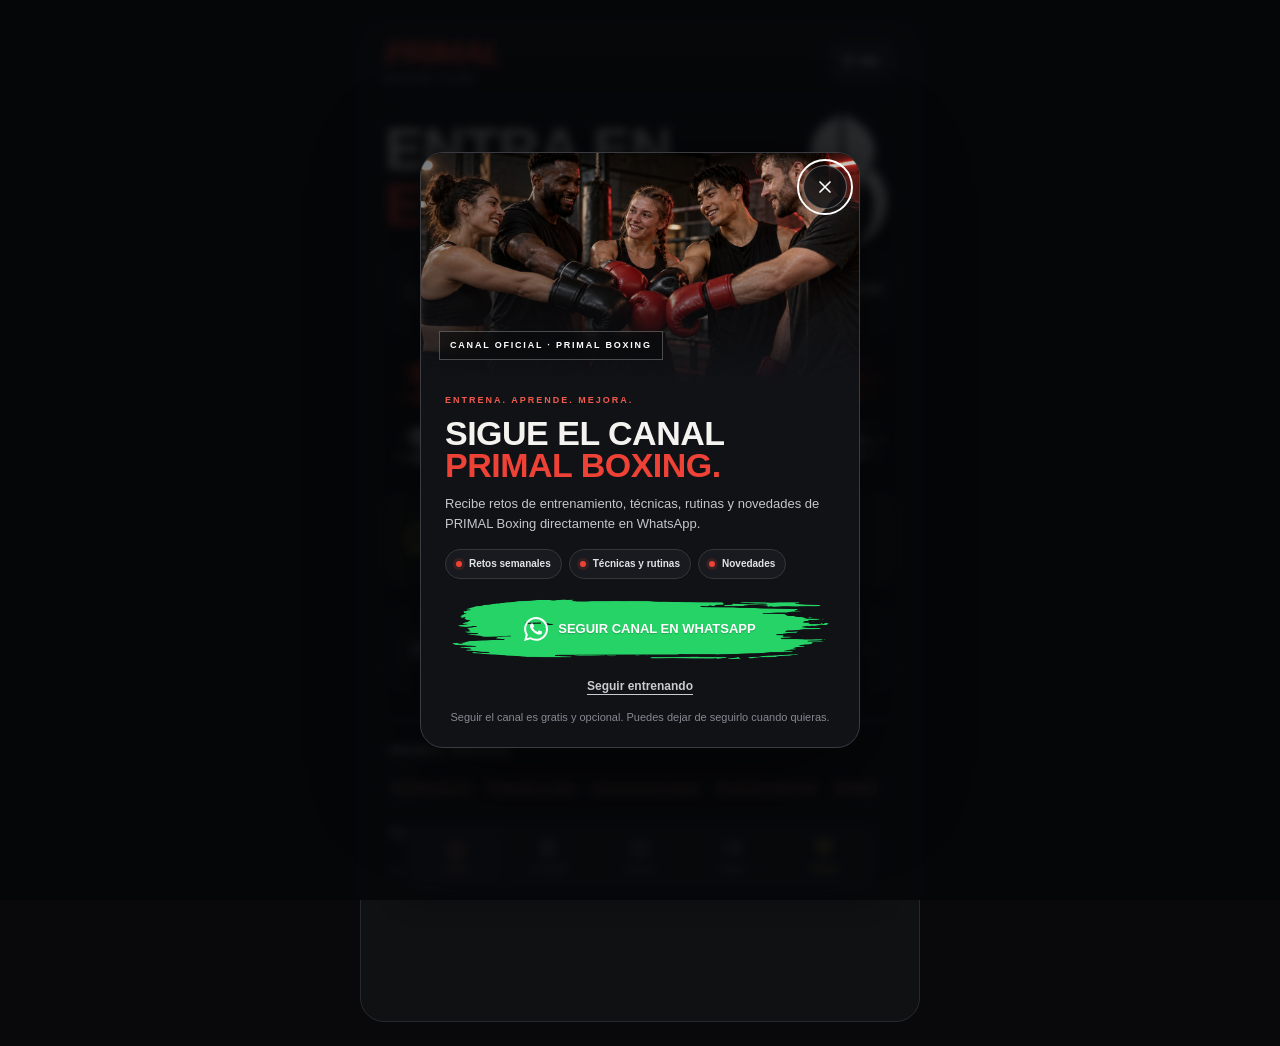
<file: index.html>
<!doctype html><html lang="es"><head><meta charset="utf-8"><meta name="viewport" content="width=device-width,initial-scale=1,viewport-fit=cover"><meta name="theme-color" content="#0b0c0e"><meta name="apple-mobile-web-app-capable" content="yes"><title>PRIMAL Boxing Club · Tu esquina</title><meta name="description" content="PRIMAL Boxing Club: entrenador bilingüe de boxeo con cámara y música."><link rel="icon" href="./primal-favicon.png" type="image/png"><link rel="stylesheet" href="style.css?v=20261026-clean-community"><link rel="stylesheet" href="loyalty.css?v=20261026-clean-community"><link rel="stylesheet" href="interface.css?v=20261026-clean-community"><link rel="stylesheet" href="legal.css?v=20261026-clean-community"><meta name="referrer" content="no-referrer"><link rel="stylesheet" href="brush-ui.css?v=20261026-clean-community"><link rel="stylesheet" href="refinement.css?v=20261026-clean-community"></head><body>
<div class="app-shell">
  <header class="site-header">
<script async src="https://www.googletagmanager.com/gtag/js?id=G-DNRECC03GK"></script>
<script>
  window.dataLayer = window.dataLayer || [];
  function gtag(){dataLayer.push(arguments);}
  gtag('js', new Date());

  gtag('config', 'G-DNRECC03GK');
</script>
    
    <button class="brand" id="brandHome" type="button" aria-label="PRIMAL Boxing Club · Inicio">PRIMAL<span>BOXING CLUB</span></button>
    <div class="header-right"><button id="homeMenu" class="home-menu" type="button">← Inicio</button><label class="language-wrap" for="language"><svg viewBox="0 0 24 24" aria-hidden="true"><circle cx="12" cy="12" r="9"/><path d="M3 12h18M12 3c-5 5-5 13 0 18M12 3c5 5 5 13 0 18"/></svg><select id="language" aria-label="Idioma / Language"><option value="es">ES</option><option value="en">EN</option></select></label>
      <button hidden id="fullscreen" class="circle-button" aria-label="Pantalla completa" title="Pantalla completa"><svg viewBox="0 0 24 24"><path d="M9 4H4v5m11-5h5v5M4 15v5h5m11-5v5h-5"/></svg></button>
    </div>
  </header>
  <main>
    <section class="welcome" aria-label="Tu entrenador PRIMAL">
      
      <h1>ENTRA EN<br><em>EL RING.</em></h1>
      
      <div class="hero-character-frame">
        <div class="hero-halo"></div>
        <button id="heroHome" class="hero-home" type="button" aria-label="PRIMAL · Volver al inicio"><img class="hero-character" src="./primal.png" alt="Símbolo de PRIMAL en blanco y negro" width="1024" height="1536" fetchpriority="high"></button>
        <span class="hero-mark">NO EXCUSES. JUST ROUNDS.</span>
      </div>
      <div class="hero-stats"><span><strong>114</strong><small>COMBOS</small></span><i></i><span><strong>3</strong><small>NIVELES</small></span><i></i><span><strong>100%</strong><small>A TU RITMO</small></span></div>
    </section>

    <button class="session-chip" data-sheet="settingsSheet" aria-label="Configurar sesión">
      <span class="chip-icon"><svg viewBox="0 0 24 24"><path d="M5 7h14M5 17h14M9 4v6m6 4v6"/></svg></span>
      <span><b id="sessionSummary">6 rounds · 2 min</b><small id="sessionDetail">Intermedio · Técnica y precisión</small></span>
      <span class="chip-edit">AJUSTAR</span>
    </button>

    <div class="record-tools"><button id="recordSetup" class="record-cta" data-sheet="recordSheet" type="button"><span class="record-action-icon" aria-hidden="true"><svg viewBox="0 0 24 24"><rect x="3" y="6" width="12" height="12" rx="3"/><path d="m15 10 6-4v12l-6-4"/></svg></span><span class="record-action-copy"><b id="recordActionTitle">Graba tu entrenamiento</b><small id="recordActionHint">Guarda el video y compártelo al terminar.</small></span><span class="record-action-arrow" aria-hidden="true">›</span></button><button id="recordStop" class="record-stop" type="button" hidden> Detener video</button></div>


    <section class="ring" aria-label="Entrenamiento" aria-live="off">
      <div class="ring-top"><span class="round-phase"><span class="phase-dot"></span><span id="phase">EN TU ESQUINA</span></span><span id="recBadge" class="rec-badge" hidden> REC</span><span id="round">ROUND 01 / 06</span></div>
      <div class="clock-face character-stage"><div class="clock-inner">
        <span class="clock-caption" id="clockCaption">TIEMPO POR ROUND</span>
        <div id="timer" class="timer" role="timer" aria-label="Tiempo restante">02:00</div>
      </div></div>
      <div class="timeline"><div id="progress"></div></div>
      <div class="round-divider"><span id="comboLabel">PREPARA LA GUARDIA</span><span id="counter">00 COMBOS</span></div>
      <div id="sequence" class="sequence" aria-live="polite"><span class="ready-word">Manos arriba.</span></div>
      <p id="cue" class="cue">Escucha la combinación y sigue tu ritmo.</p>
      <div class="execution-control"><label for="gapLive">Tiempo para ejecutar <strong id="gapLiveValue">2 s</strong></label><input id="gapLive" type="range" min="1" max="12" step="1" value="2"><p id="executionStatus"></p><small>La pausa empieza al terminar la voz. Puedes ajustarla aquí.</small></div><div class="ring-bottom"><button id="voiceQuick" aria-label="Activar o desactivar instrucciones de voz" aria-pressed="true"><svg viewBox="0 0 24 24"><path d="M11 5 6 9H3v6h3l5 4V5Zm4 3c3 2 3 6 0 8m3-11c5 4 5 10 0 14"/></svg><span id="voiceStatus">Voz activada</span></button><button id="skip" disabled>SIGUIENTE COMBO <span aria-hidden="true"></span></button></div>
    </section>

    <div class="transport"><button class="start" id="start">EMPEZAR ENTRENAMIENTO <span aria-hidden="true"></span></button><button id="stop" class="secondary" disabled>Finalizar sesión</button></div>
    <p class="session-footnote" id="sessionFootnote"></p>
<aside id="musicDock" class="primal-music-dock" aria-label="Música de fondo">
  <audio id="backgroundMusic" src="./audio/primal-background.mp3?v=20261024-edm" loop preload="metadata" playsinline></audio>
  <div class="primal-music-heading"><span class="primal-music-symbol" aria-hidden="true"></span><span><strong>PRIMAL · Música de fondo</strong><small>Música del usuario · volumen reducido</small></span></div>
  <div class="primal-music-actions"><button id="musicToggle" type="button" aria-pressed="false"> Desactivar música</button><label for="musicVolume">Volumen <output id="musicVolumeValue" for="musicVolume">30%</output><input id="musicVolume" type="range" min="0" max="100" value="30" aria-label="Volumen de música"></label></div>
  <p id="musicStatus" class="primal-music-status" role="status">La música continúa en preparación, rounds y descansos, y se repite al terminar.</p>
</aside>
  </main>
  <footer class="legal-footer" aria-label="Información legal">
    <strong>PRIMAL BOXING</strong>
    <nav aria-label="Enlaces legales"><a href="legal.html#terminos" target="_blank" rel="noopener">Términos de uso</a><a href="legal.html#privacidad" target="_blank" rel="noopener">Privacidad y datos</a><a href="legal.html#seguridad" target="_blank" rel="noopener">Entrenamiento seguro</a><a href="legal.html#derechos" target="_blank" rel="noopener">Propiedad intelectual</a><a href="legal.html#contacto" target="_blank" rel="noopener">Contacto</a></nav>
    <button type="button" id="privacyControls">Gestionar datos locales</button>
    <p class="legal-fine">Proyecto independiente · <span data-legal="displayName"></span> · <a data-contact></a></p>
  </footer>
  <nav class="tab-bar" aria-label="Navegación principal">
    <button class="selected" id="trainTab"><svg viewBox="0 0 24 24"><path d="m3 10 9-7 9 7M5 9v12h5v-7h4v7h5V9"/></svg><span>Inicio</span></button>
    <button data-sheet="historySheet"><svg viewBox="0 0 24 24"><path d="M5 4h14v17H5zM8 2v4m8-4v4M8 10h8m-8 4h8m-8 4h5"/></svg><span>Actividad</span></button>
    <button data-sheet="guideSheet"><svg viewBox="0 0 24 24"><path d="M12 5v16M3 4c4-1 7-1 9 1 2-2 5-2 9-1v15c-4-1-7-1-9 2-2-3-5-3-9-2V4Z"/></svg><span>Técnica</span></button>
  </nav>
</div>
<div id="recordStage" class="record-stage" hidden aria-label="Vista previa de grabación">
  <canvas id="recordCanvas" class="record-canvas" width="720" height="1280" aria-label="Vista de cámara, tiempo y combinación"></canvas>
  <div class="record-stage-controls">
    <button id="recordStageMusic" class="record-stage-sound" type="button" aria-label="Pausar o reproducir la música"> Música</button><button id="recordStageSound" class="record-stage-sound" type="button" aria-label="Probar voz del entrenador"> Probar voz</button>
    <button id="recordStageHome" class="record-stage-sound" type="button">← Inicio</button><button id="recordStageStop" class="record-stage-stop" type="button"> Detener video</button>
  </div>
</div>
<dialog id="settingsSheet" class="sheet"><div class="handle"></div><div class="sheet-header"><h2>Tu sesión</h2><button data-close class="done">Listo</button></div><div class="sheet-body"><p class="section-label">ENTRENAMIENTO</p><form id="settings"><fieldset id="config"><div class="group"><label>Nivel<select id="level"><option value="1">Principiante</option><option value="2" selected>Intermedio</option><option value="3">Avanzado</option></select></label><label>Enfoque<select id="focus"><option value="all">Completo</option><option value="technique" selected>Técnica y precisión</option><option value="body">Trabajo al cuerpo</option><option value="defense">Defensa y pasos</option></select></label><label>Guardia<select id="stance"><option value="orthodox">Diestra</option><option value="southpaw">Zurda</option></select></label></div><p class="section-label">TIEMPOS</p><div class="group"><label>Rounds<input id="rounds" type="number" min="1" max="20" value="6" required inputmode="numeric"></label><label>Round <span class="unit">seg</span><input id="work" type="number" min="10" max="900" value="120" required inputmode="numeric"></label><label>Descanso <span class="unit">seg</span><input id="rest" type="number" min="0" max="300" value="30" required inputmode="numeric"></label><label>Preparación <span class="unit">seg</span><input id="prepare" type="number" min="3" max="60" value="10" required inputmode="numeric"></label></div><div class="group range-group"><label>Tiempo para ejecutar <span id="gapValue">2 s</span><input id="gap" type="range" min="1" max="12" value="2"></label></div><p class="field-note">La pausa empieza cuando termina la voz.</p><div class="presets"><button type="button" data-preset="beginner">Suave</button><button type="button" data-preset="classic">Clásico 3′</button><button type="button" data-preset="quick">10 minutos</button></div></fieldset></form><div class="total"><span>Duración total</span><strong id="total">14:40</strong></div><p class="section-label">TU ENTRENADOR</p><div class="group"><label class="toggle">Instrucciones por voz<input id="voice" type="checkbox" role="switch" checked></label><label class="toggle">Campana<input id="bell" type="checkbox" role="switch" checked></label><label class="voice-row">Voz del entrenador<select id="voices"><option>Buscando voces…</option></select></label></div><div class="group range-group"><label>Tono natural PRIMAL<input id="pitch" type="range" min="0.6" max="1.3" step="0.1" value="1"></label><label>Velocidad<input id="rate" type="range" min="0.7" max="1.3" step="0.1" value="1"></label></div><button id="testVoice" class="outline">Escuchar entrenador</button><p class="field-note" id="audioNote">La voz depende de tu dispositivo.</p><p class="field-note">Mantén la pantalla abierta. Al salir, la sesión se pausa.</p></div></dialog>
<dialog id="historySheet" class="sheet"><div class="handle"></div><div class="sheet-header"><h2>Tu actividad</h2><button data-close class="done">Listo</button></div><div class="sheet-body"><p class="sheet-intro">Cada round cuenta.</p><div id="history" class="history"></div><button id="clearHistory" class="text-button">Borrar historial</button><p class="field-note">Tus sesiones se guardan en este dispositivo. El contador registra combos indicados, no golpes detectados.</p></div></dialog>
<dialog id="guideSheet" class="sheet"><div class="handle"></div><div class="sheet-header"><h2>La técnica primero</h2><button data-close class="done">Listo</button></div><div class="sheet-body"><p class="sheet-intro">Aprende. Practica. Repite.</p><p class="field-note">Calienta antes de empezar. Practica sombra o saco con espacio libre. Para trabajo de contacto, busca un entrenador.</p><details open><summary>Golpes y movimientos</summary><p class="field-note">1–6: golpes básicos. C: cuerpo. Las manos adelantada y atrasada cambian según tu guardia.</p><div id="dictionary" class="dictionary"></div></details><details><summary>Tus combinaciones</summary><p id="catalogCount" class="field-note"></p><div id="catalog" class="catalog"></div></details><details><summary>Sobre PRIMAL</summary><p class="field-note">Secuencias de golpes, defensa y desplazamientos para practicar a tu ritmo. Las indicaciones son generales y no sustituyen la supervisión de un entrenador.</p><p class="field-note">Aplicación de entrenamiento independiente. La voz depende del dispositivo.</p></details></div></dialog>

<dialog id="recordSheet" class="sheet record-sheet">
  <div class="handle"></div>
  <div class="sheet-header"><h2>Graba tu entrenamiento</h2><button data-close class="done">Cerrar</button></div>
  <div class="sheet-body">
    <p class="record-lead">Tu video mostrará las combinaciones y guardará la misma voz PRIMAL y música que escuchas mientras grabas.</p>
    <video id="cameraPreview" class="camera-preview" autoplay muted playsinline hidden></video>
    <p class="record-hint">Al empezar, verás la grabación en pantalla completa tal como quedará en el video.</p>
    <div class="record-config"><label>Cámara<select id="cameraDirection"><option value="user">Frontal</option><option value="environment">Trasera</option></select></label>
    <label class="record-mic">Grabar sonido ambiente <input id="recordMicrophone" type="checkbox"></label></div>
    <p class="record-hint">El micrófono está desactivado para evitar eco. La voz PRIMAL y la música se incluyen directamente en el video, sin necesitar el micrófono.</p>
    <p class="record-hint">La misma voz PRIMAL se escucha al entrenar, al grabar y en el video guardado. La velocidad configurada se aplica en ambos modos.</p>
    <p id="recordMessage" class="record-message" role="status">Pulsa Grabar y entrenar. Incluiremos la voz en el video.</p>
    <button id="recordStart" class="start record-start" type="button"> Grabar y entrenar en pantalla completa</button>
    <div id="recordResultTitle" hidden><h3>Tu grabación</h3><p class="record-hint">Revisa el video y guárdalo antes de cerrar la página.</p></div>
    <video id="recordedVideo" class="recorded-video" controls playsinline hidden></video>
    <a id="downloadRecording" class="record-save" href="#" hidden download> Guardar video</a>
    <button id="shareRecording" class="record-secondary" hidden>Compartir / Guardar en Fotos</button>
    <button id="newRecording" class="record-secondary" hidden>Iniciar otra grabación</button>
    <p class="record-hint">Graba solo a personas que lo hayan autorizado. Antes de compartir, comprueba que tienes permiso para publicar la imagen, la voz y la música del video. <a href="legal.html#grabaciones" target="_blank" rel="noopener">Más información</a>.</p><p class="record-privacy">Video local: no se sube a ningún servidor.</p>
  </div>
</dialog>
<script src="storage-migration.js?v=20261026-clean-community"></script><script src="legal-config.js?v=20261026-clean-community"></script><script src="music-playlist.js?v=20261026-clean-community"></script><script src="i18n.js?v=20261026-clean-community"></script><script src="core.js?v=20261026-clean-community"></script><script src="voice-bank.js?v=20261026-clean-community"></script><script src="coach.js?v=20261026-clean-community"></script><script src="app.js?v=20261026-clean-community"></script><script src="mobile.js?v=20261026-clean-community"></script><script src="music.js?v=20261026-clean-community"></script><script src="recorder.js?v=20261026-clean-community"></script><script src="home.js?v=20261026-clean-community"></script><script src="loyalty-core.js?v=20261026-clean-community"></script><script src="loyalty.js?v=20261026-clean-community"></script><script src="interface.js?v=20261026-clean-community"></script><script src="legal.js?v=20261026-clean-community"></script><script src="brush-ui.js?v=20261026-clean-community"></script><script src="community-config.js?v=20261026-clean-community"></script><script src="refinement.js?v=20261026-clean-community"></script><script src="community.js?v=20261028-popup-v2"></script></body></html>
</file>
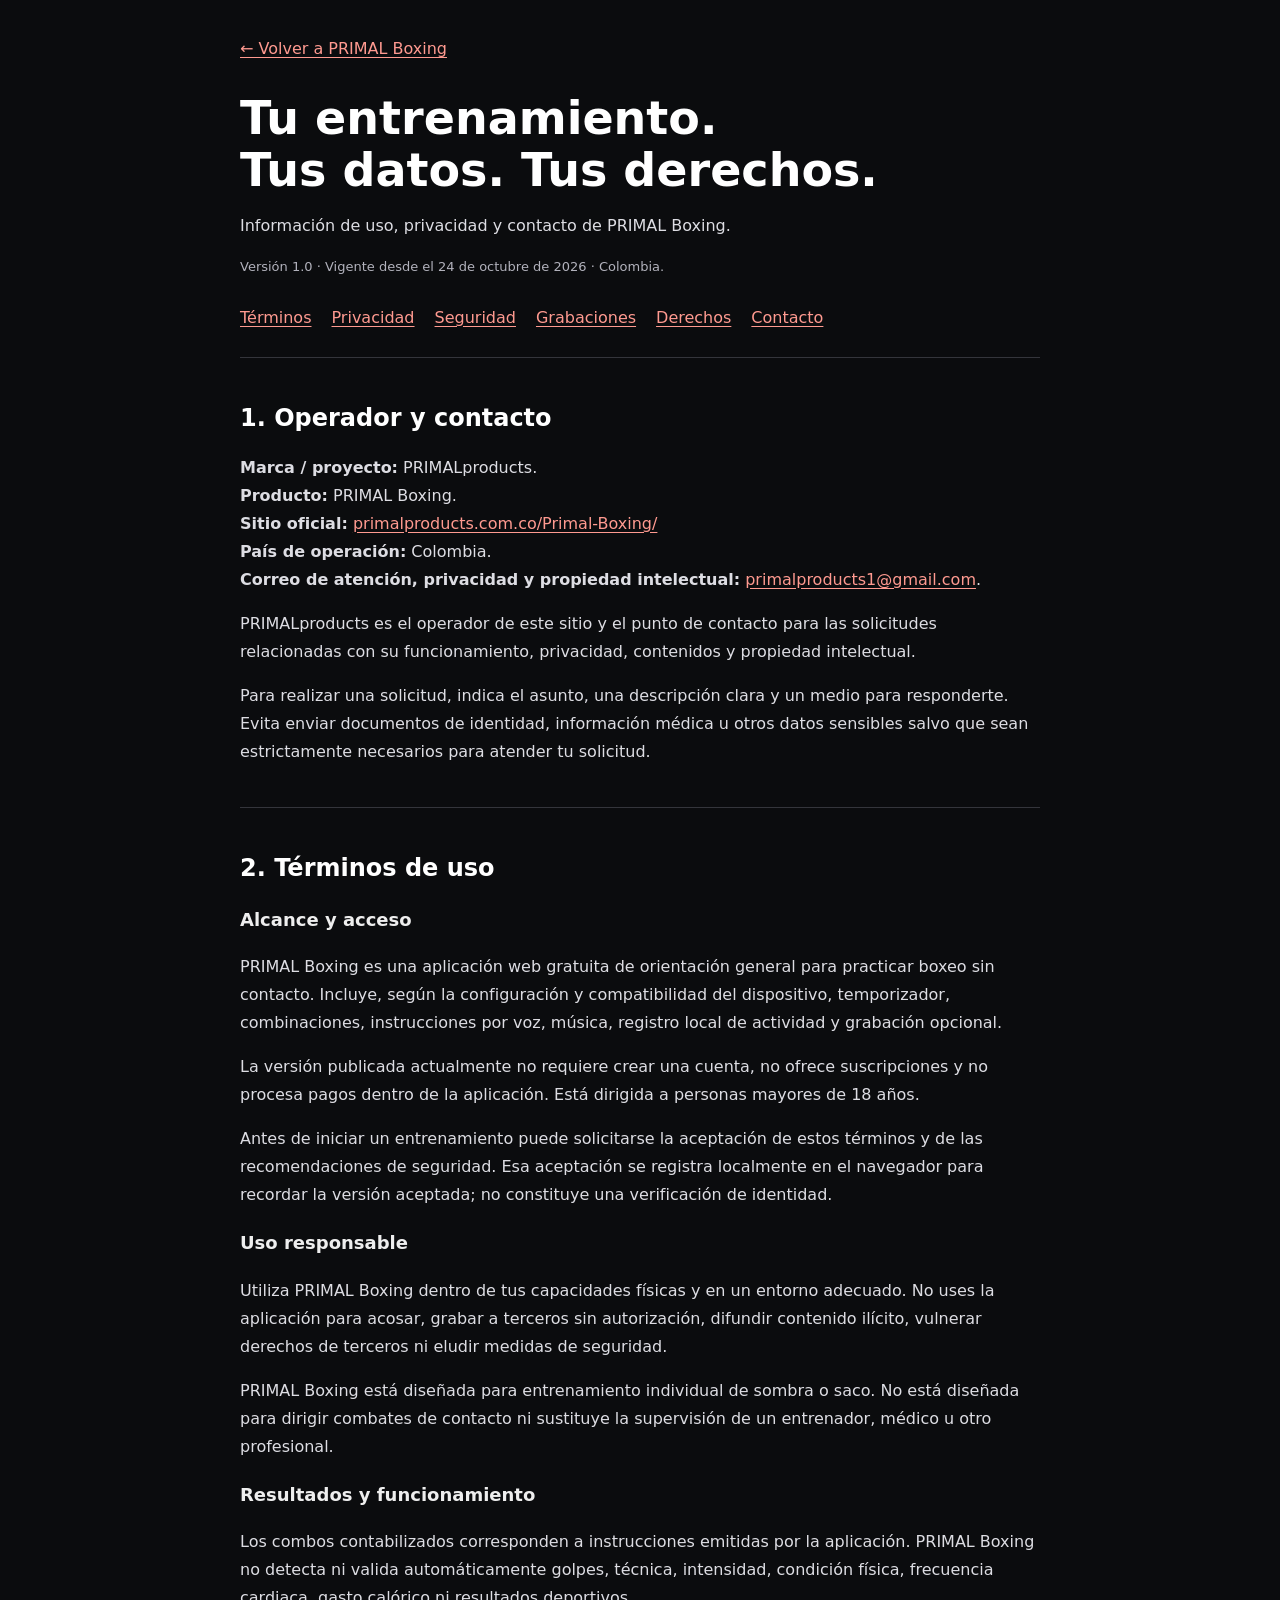
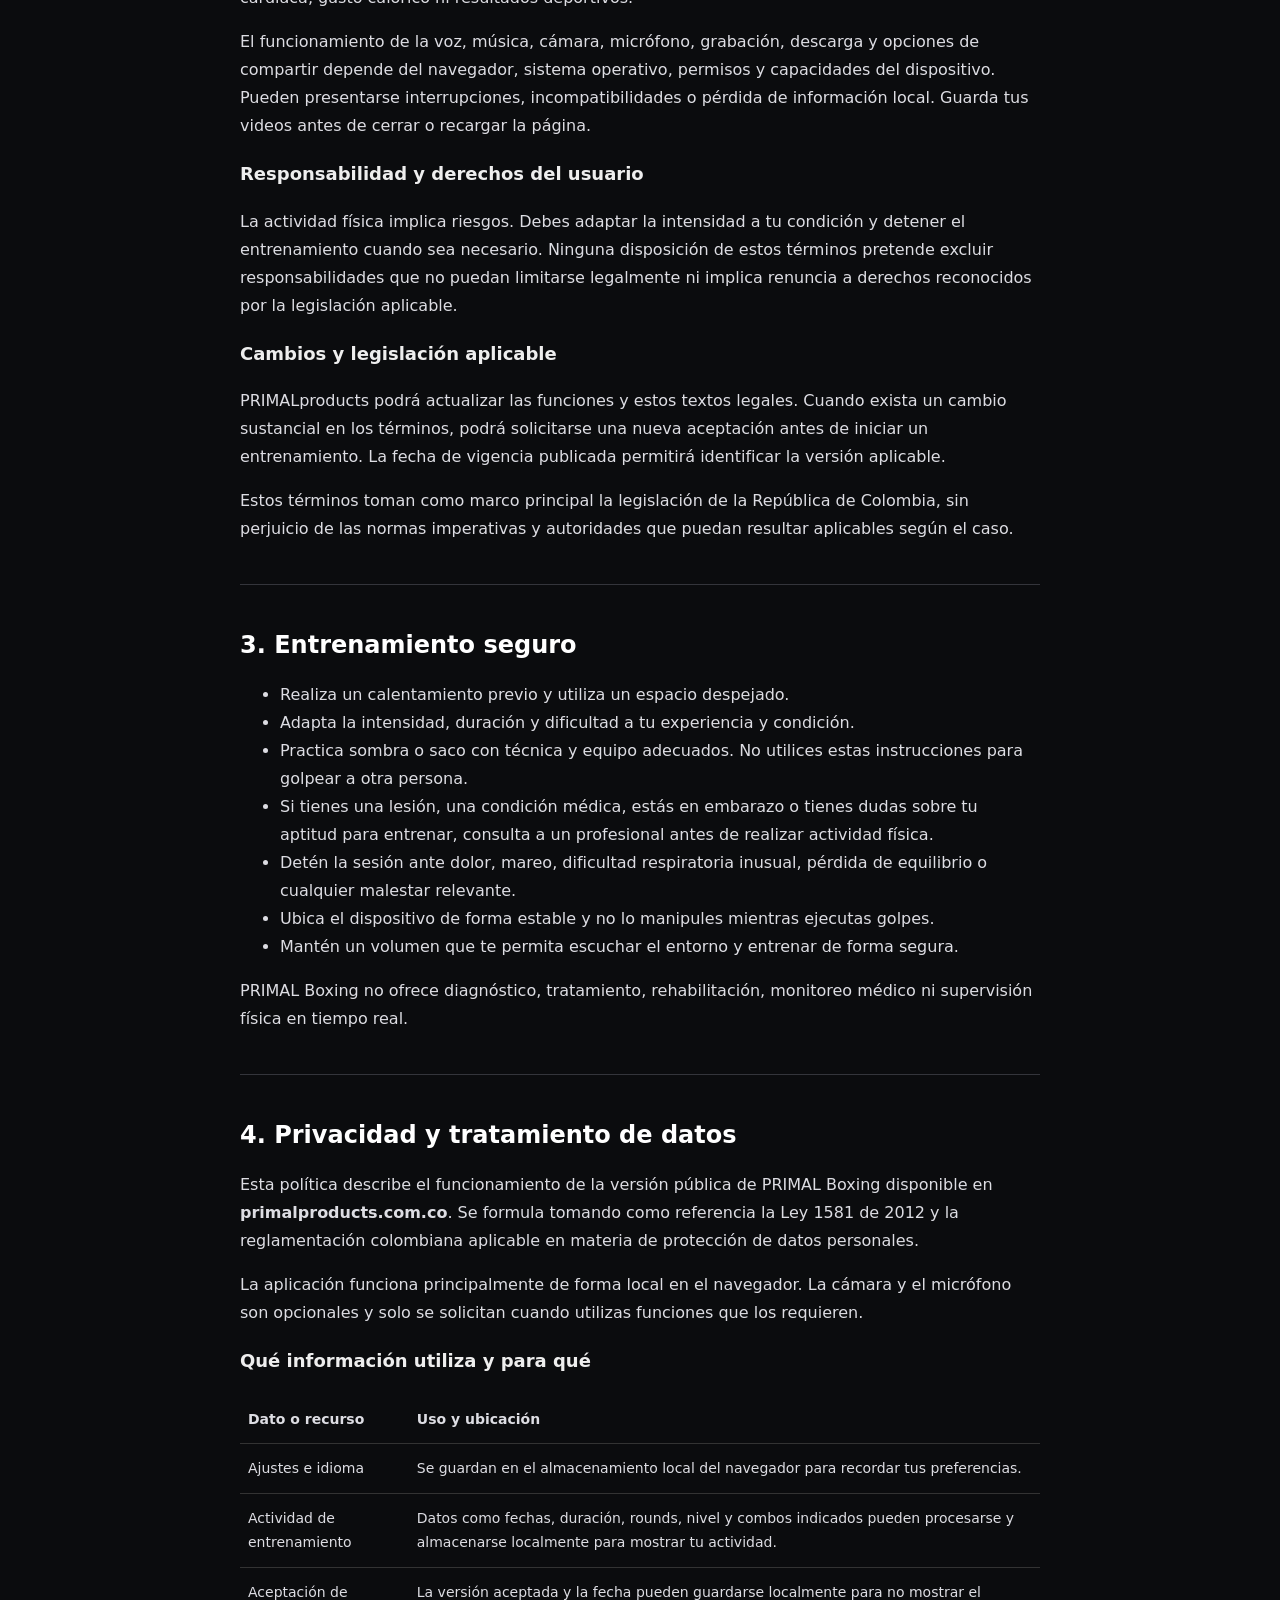
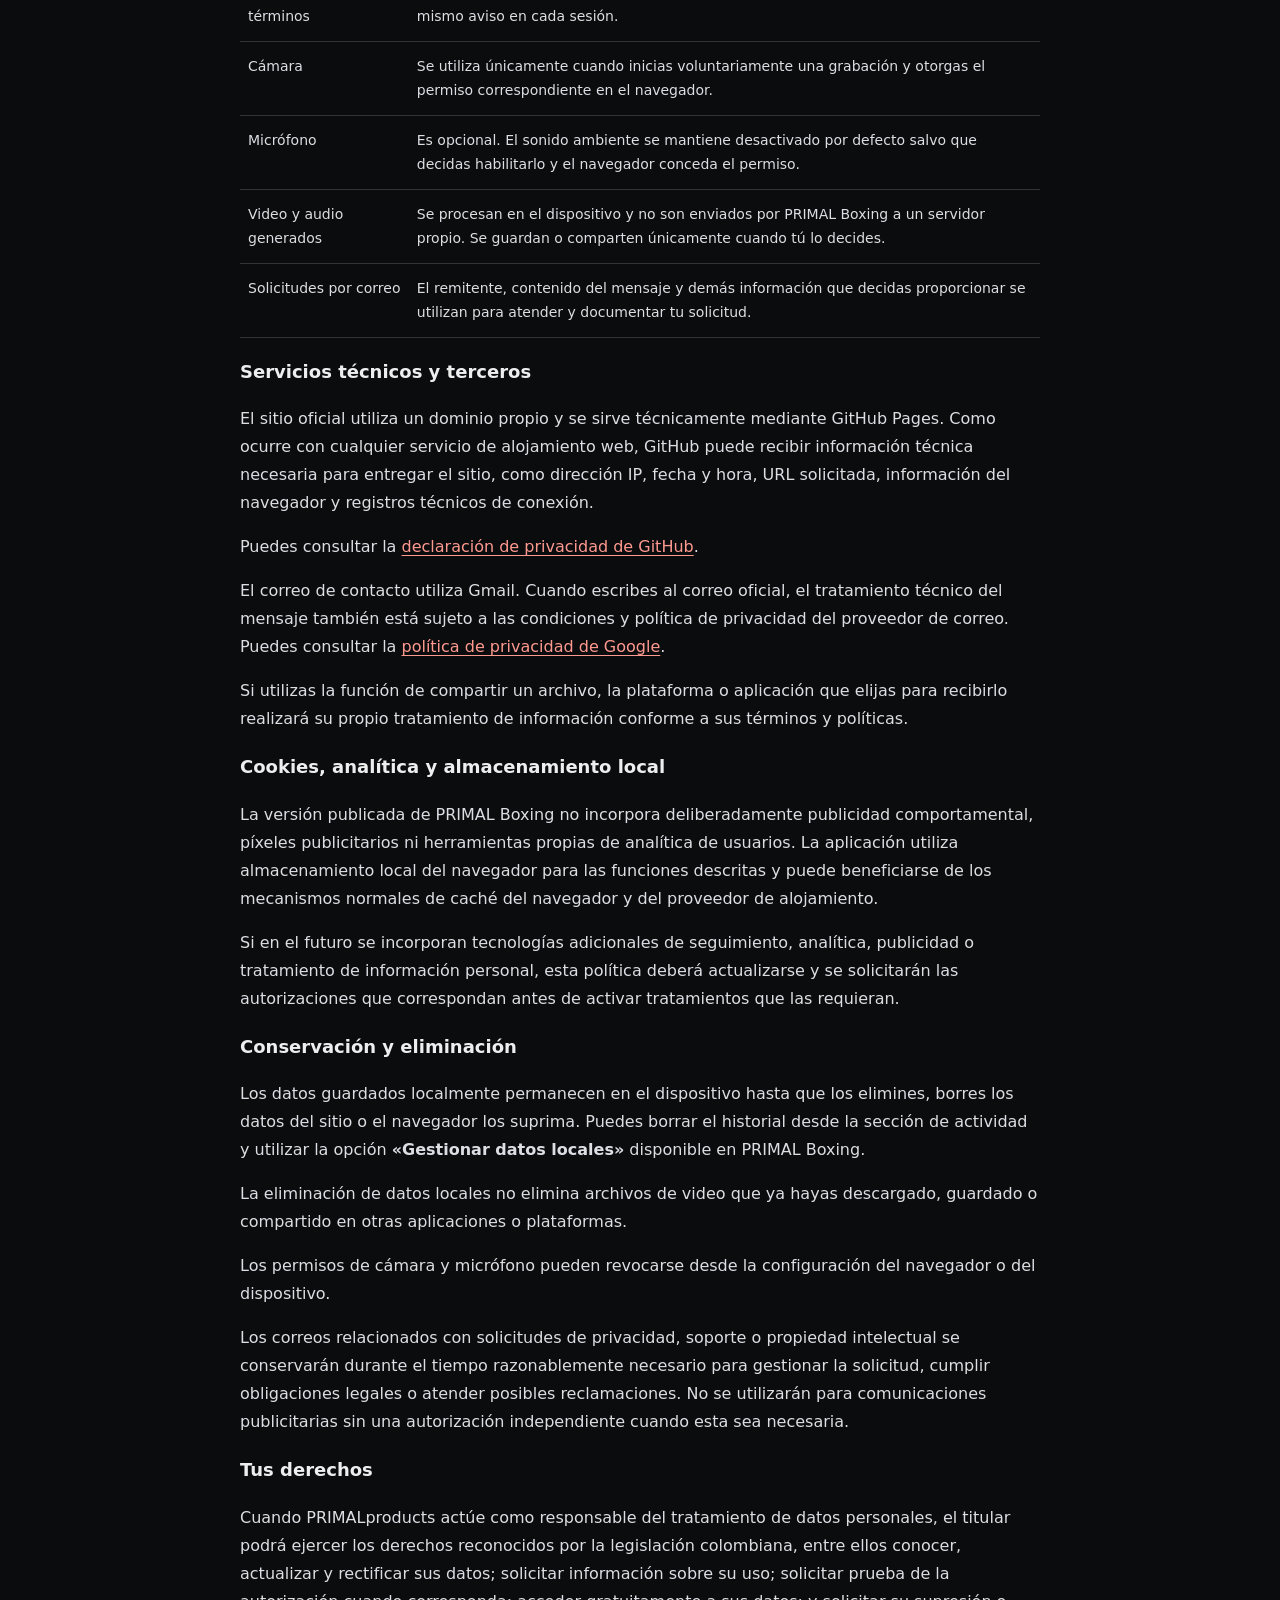
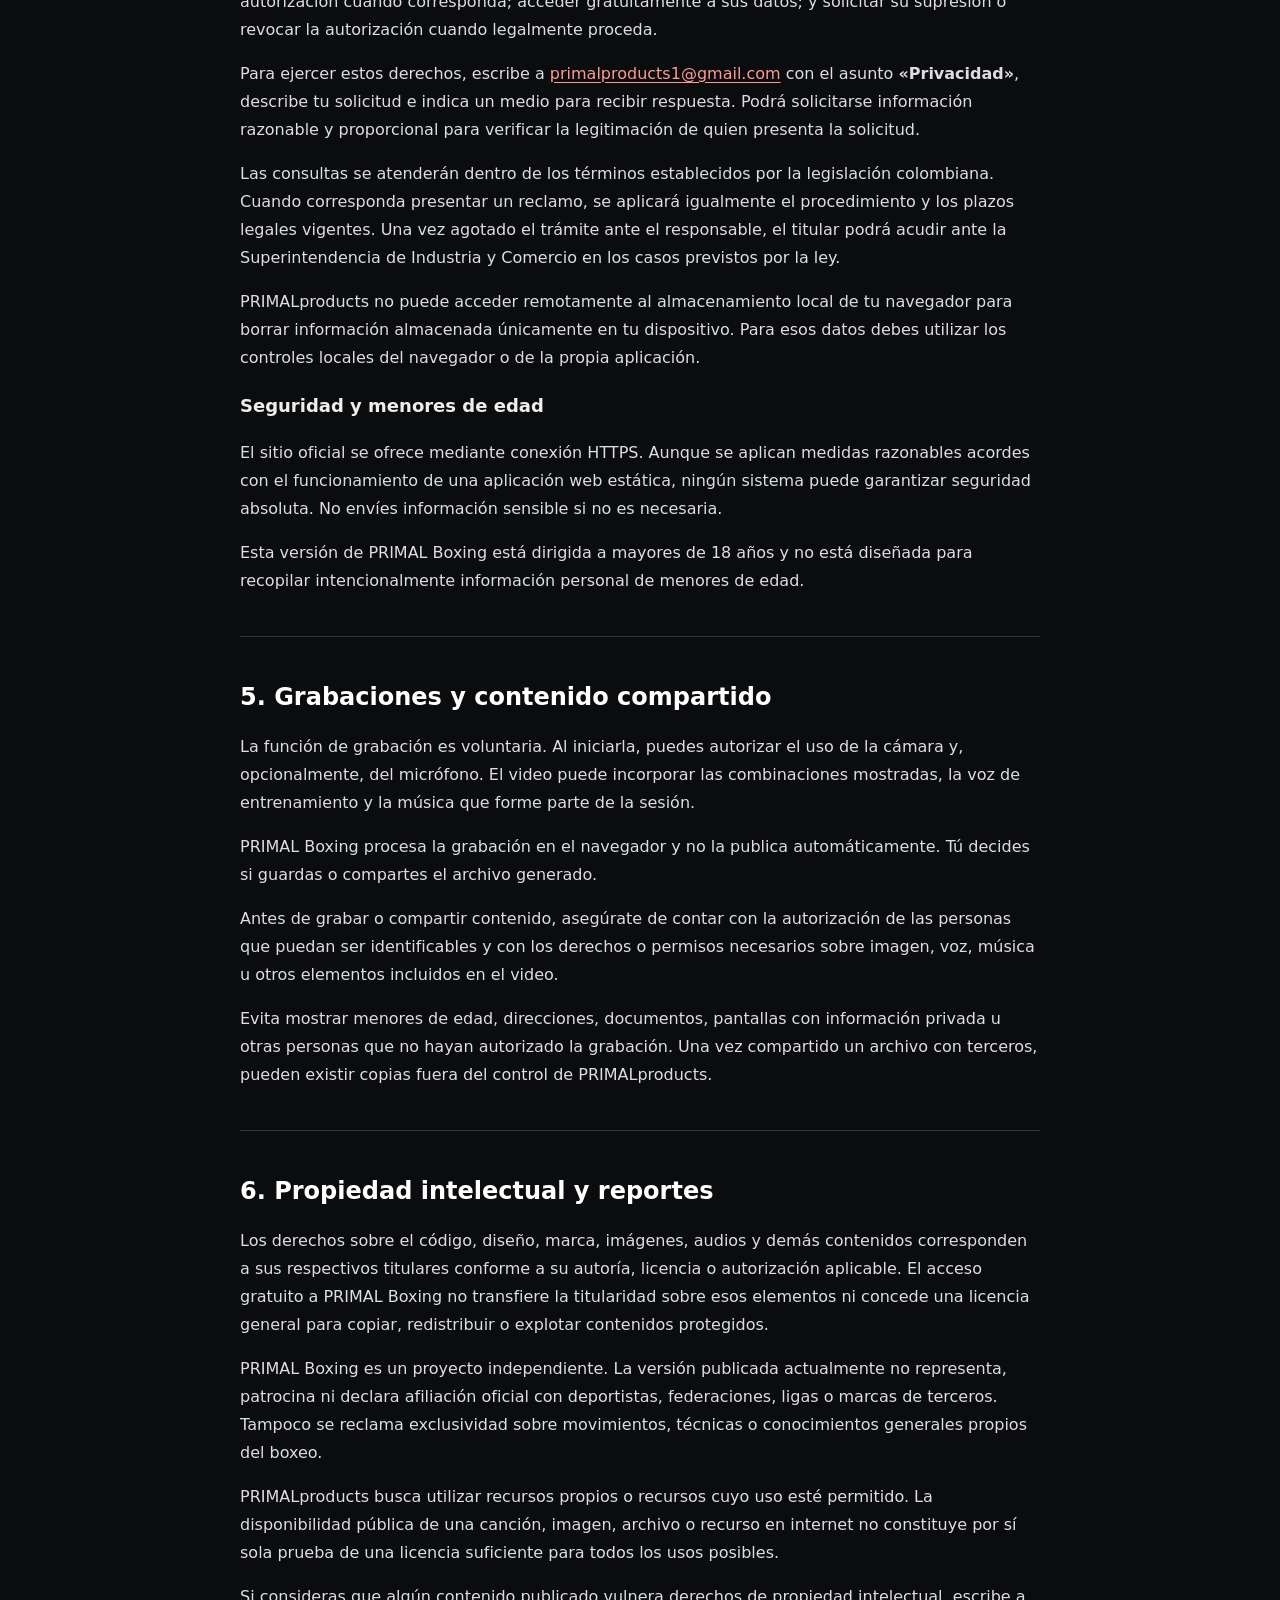
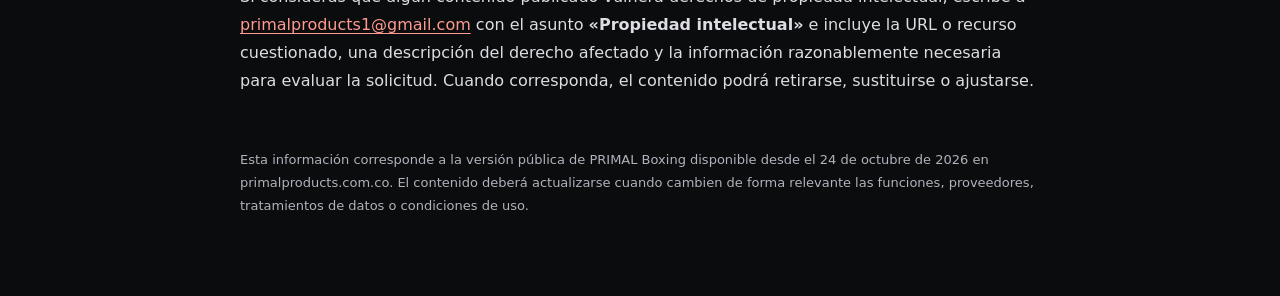
<file: legal.html>
<!doctype html>
<html lang="es">
<head>
  <meta charset="utf-8">
  <meta name="viewport" content="width=device-width,initial-scale=1">
  <meta name="referrer" content="no-referrer">
  <meta name="theme-color" content="#0b0c0e">

  <title>Información legal · PRIMAL Boxing | PRIMALproducts</title>
  <meta name="description" content="Términos de uso, privacidad, seguridad, grabaciones, propiedad intelectual y contacto de PRIMAL Boxing.">
  <link rel="canonical" href="https://primalproducts.com.co/Primal-Boxing/legal.html">
  <link rel="icon" href="primal-favicon.png">
  <link rel="stylesheet" href="legal.css">
</head>

<body class="legal-page">
<main>
  <a class="back" href="./">← Volver a PRIMAL Boxing</a>

  <h1>Tu entrenamiento.<br>Tus datos. Tus derechos.</h1>
  <p>Información de uso, privacidad y contacto de PRIMAL Boxing.</p>
  <p class="meta">Versión 1.0 · Vigente desde el 24 de octubre de 2026 · Colombia.</p>

  <nav aria-label="Contenido legal">
    <a href="#terminos">Términos</a>
    <a href="#privacidad">Privacidad</a>
    <a href="#seguridad">Seguridad</a>
    <a href="#grabaciones">Grabaciones</a>
    <a href="#derechos">Derechos</a>
    <a href="#contacto">Contacto</a>
  </nav>

  <section id="contacto">
    <h2>1. Operador y contacto</h2>

    <p>
      <strong>Marca / proyecto:</strong> PRIMALproducts.<br>
      <strong>Producto:</strong> PRIMAL Boxing.<br>
      <strong>Sitio oficial:</strong>
      <a href="https://primalproducts.com.co/Primal-Boxing/" target="_blank" rel="noopener noreferrer">
        primalproducts.com.co/Primal-Boxing/
      </a><br>
      <strong>País de operación:</strong> Colombia.<br>
      <strong>Correo de atención, privacidad y propiedad intelectual:</strong>
      <a href="mailto:primalproducts1@gmail.com">primalproducts1@gmail.com</a>.
    </p>

    <p>
      PRIMALproducts es el operador de este sitio y el punto de contacto para las solicitudes relacionadas
      con su funcionamiento, privacidad, contenidos y propiedad intelectual.
    </p>

    <p>
      Para realizar una solicitud, indica el asunto, una descripción clara y un medio para responderte.
      Evita enviar documentos de identidad, información médica u otros datos sensibles salvo que sean
      estrictamente necesarios para atender tu solicitud.
    </p>
  </section>

  <section id="terminos">
    <h2>2. Términos de uso</h2>

    <h3>Alcance y acceso</h3>
    <p>
      PRIMAL Boxing es una aplicación web gratuita de orientación general para practicar boxeo sin contacto.
      Incluye, según la configuración y compatibilidad del dispositivo, temporizador, combinaciones,
      instrucciones por voz, música, registro local de actividad y grabación opcional.
    </p>

    <p>
      La versión publicada actualmente no requiere crear una cuenta, no ofrece suscripciones y no procesa
      pagos dentro de la aplicación. Está dirigida a personas mayores de 18 años.
    </p>

    <p>
      Antes de iniciar un entrenamiento puede solicitarse la aceptación de estos términos y de las
      recomendaciones de seguridad. Esa aceptación se registra localmente en el navegador para recordar
      la versión aceptada; no constituye una verificación de identidad.
    </p>

    <h3>Uso responsable</h3>
    <p>
      Utiliza PRIMAL Boxing dentro de tus capacidades físicas y en un entorno adecuado. No uses la
      aplicación para acosar, grabar a terceros sin autorización, difundir contenido ilícito, vulnerar
      derechos de terceros ni eludir medidas de seguridad.
    </p>

    <p>
      PRIMAL Boxing está diseñada para entrenamiento individual de sombra o saco. No está diseñada para
      dirigir combates de contacto ni sustituye la supervisión de un entrenador, médico u otro profesional.
    </p>

    <h3>Resultados y funcionamiento</h3>
    <p>
      Los combos contabilizados corresponden a instrucciones emitidas por la aplicación. PRIMAL Boxing
      no detecta ni valida automáticamente golpes, técnica, intensidad, condición física, frecuencia
      cardiaca, gasto calórico ni resultados deportivos.
    </p>

    <p>
      El funcionamiento de la voz, música, cámara, micrófono, grabación, descarga y opciones de compartir
      depende del navegador, sistema operativo, permisos y capacidades del dispositivo. Pueden presentarse
      interrupciones, incompatibilidades o pérdida de información local. Guarda tus videos antes de cerrar
      o recargar la página.
    </p>

    <h3>Responsabilidad y derechos del usuario</h3>
    <p>
      La actividad física implica riesgos. Debes adaptar la intensidad a tu condición y detener el
      entrenamiento cuando sea necesario. Ninguna disposición de estos términos pretende excluir
      responsabilidades que no puedan limitarse legalmente ni implica renuncia a derechos reconocidos
      por la legislación aplicable.
    </p>

    <h3>Cambios y legislación aplicable</h3>
    <p>
      PRIMALproducts podrá actualizar las funciones y estos textos legales. Cuando exista un cambio
      sustancial en los términos, podrá solicitarse una nueva aceptación antes de iniciar un entrenamiento.
      La fecha de vigencia publicada permitirá identificar la versión aplicable.
    </p>

    <p>
      Estos términos toman como marco principal la legislación de la República de Colombia, sin perjuicio
      de las normas imperativas y autoridades que puedan resultar aplicables según el caso.
    </p>
  </section>

  <section id="seguridad">
    <h2>3. Entrenamiento seguro</h2>

    <ul>
      <li>Realiza un calentamiento previo y utiliza un espacio despejado.</li>
      <li>Adapta la intensidad, duración y dificultad a tu experiencia y condición.</li>
      <li>Practica sombra o saco con técnica y equipo adecuados. No utilices estas instrucciones para golpear a otra persona.</li>
      <li>Si tienes una lesión, una condición médica, estás en embarazo o tienes dudas sobre tu aptitud para entrenar, consulta a un profesional antes de realizar actividad física.</li>
      <li>Detén la sesión ante dolor, mareo, dificultad respiratoria inusual, pérdida de equilibrio o cualquier malestar relevante.</li>
      <li>Ubica el dispositivo de forma estable y no lo manipules mientras ejecutas golpes.</li>
      <li>Mantén un volumen que te permita escuchar el entorno y entrenar de forma segura.</li>
    </ul>

    <p>
      PRIMAL Boxing no ofrece diagnóstico, tratamiento, rehabilitación, monitoreo médico ni supervisión
      física en tiempo real.
    </p>
  </section>

  <section id="privacidad">
    <h2>4. Privacidad y tratamiento de datos</h2>

    <p>
      Esta política describe el funcionamiento de la versión pública de PRIMAL Boxing disponible en
      <strong>primalproducts.com.co</strong>. Se formula tomando como referencia la Ley 1581 de 2012 y
      la reglamentación colombiana aplicable en materia de protección de datos personales.
    </p>

    <p>
      La aplicación funciona principalmente de forma local en el navegador. La cámara y el micrófono
      son opcionales y solo se solicitan cuando utilizas funciones que los requieren.
    </p>

    <h3>Qué información utiliza y para qué</h3>

    <table>
      <thead>
        <tr>
          <th>Dato o recurso</th>
          <th>Uso y ubicación</th>
        </tr>
      </thead>
      <tbody>
        <tr>
          <td>Ajustes e idioma</td>
          <td>Se guardan en el almacenamiento local del navegador para recordar tus preferencias.</td>
        </tr>
        <tr>
          <td>Actividad de entrenamiento</td>
          <td>Datos como fechas, duración, rounds, nivel y combos indicados pueden procesarse y almacenarse localmente para mostrar tu actividad.</td>
        </tr>
        <tr>
          <td>Aceptación de términos</td>
          <td>La versión aceptada y la fecha pueden guardarse localmente para no mostrar el mismo aviso en cada sesión.</td>
        </tr>
        <tr>
          <td>Cámara</td>
          <td>Se utiliza únicamente cuando inicias voluntariamente una grabación y otorgas el permiso correspondiente en el navegador.</td>
        </tr>
        <tr>
          <td>Micrófono</td>
          <td>Es opcional. El sonido ambiente se mantiene desactivado por defecto salvo que decidas habilitarlo y el navegador conceda el permiso.</td>
        </tr>
        <tr>
          <td>Video y audio generados</td>
          <td>Se procesan en el dispositivo y no son enviados por PRIMAL Boxing a un servidor propio. Se guardan o comparten únicamente cuando tú lo decides.</td>
        </tr>
        <tr>
          <td>Solicitudes por correo</td>
          <td>El remitente, contenido del mensaje y demás información que decidas proporcionar se utilizan para atender y documentar tu solicitud.</td>
        </tr>
      </tbody>
    </table>

    <h3>Servicios técnicos y terceros</h3>

    <p>
      El sitio oficial utiliza un dominio propio y se sirve técnicamente mediante GitHub Pages.
      Como ocurre con cualquier servicio de alojamiento web, GitHub puede recibir información técnica
      necesaria para entregar el sitio, como dirección IP, fecha y hora, URL solicitada, información del
      navegador y registros técnicos de conexión.
    </p>

    <p>
      Puedes consultar la
      <a href="https://docs.github.com/en/site-policy/privacy-policies/github-general-privacy-statement"
         target="_blank" rel="noopener noreferrer">declaración de privacidad de GitHub</a>.
    </p>

    <p>
      El correo de contacto utiliza Gmail. Cuando escribes al correo oficial, el tratamiento técnico del
      mensaje también está sujeto a las condiciones y política de privacidad del proveedor de correo.
      Puedes consultar la
      <a href="https://policies.google.com/privacy?hl=es"
         target="_blank" rel="noopener noreferrer">política de privacidad de Google</a>.
    </p>

    <p>
      Si utilizas la función de compartir un archivo, la plataforma o aplicación que elijas para recibirlo
      realizará su propio tratamiento de información conforme a sus términos y políticas.
    </p>

    <h3>Cookies, analítica y almacenamiento local</h3>

    <p>
      La versión publicada de PRIMAL Boxing no incorpora deliberadamente publicidad comportamental,
      píxeles publicitarios ni herramientas propias de analítica de usuarios. La aplicación utiliza
      almacenamiento local del navegador para las funciones descritas y puede beneficiarse de los
      mecanismos normales de caché del navegador y del proveedor de alojamiento.
    </p>

    <p>
      Si en el futuro se incorporan tecnologías adicionales de seguimiento, analítica, publicidad o
      tratamiento de información personal, esta política deberá actualizarse y se solicitarán las
      autorizaciones que correspondan antes de activar tratamientos que las requieran.
    </p>

    <h3>Conservación y eliminación</h3>

    <p>
      Los datos guardados localmente permanecen en el dispositivo hasta que los elimines, borres los
      datos del sitio o el navegador los suprima. Puedes borrar el historial desde la sección de actividad
      y utilizar la opción <strong>«Gestionar datos locales»</strong> disponible en PRIMAL Boxing.
    </p>

    <p>
      La eliminación de datos locales no elimina archivos de video que ya hayas descargado, guardado o
      compartido en otras aplicaciones o plataformas.
    </p>

    <p>
      Los permisos de cámara y micrófono pueden revocarse desde la configuración del navegador o del
      dispositivo.
    </p>

    <p>
      Los correos relacionados con solicitudes de privacidad, soporte o propiedad intelectual se conservarán
      durante el tiempo razonablemente necesario para gestionar la solicitud, cumplir obligaciones legales
      o atender posibles reclamaciones. No se utilizarán para comunicaciones publicitarias sin una
      autorización independiente cuando esta sea necesaria.
    </p>

    <h3>Tus derechos</h3>

    <p>
      Cuando PRIMALproducts actúe como responsable del tratamiento de datos personales, el titular podrá
      ejercer los derechos reconocidos por la legislación colombiana, entre ellos conocer, actualizar y
      rectificar sus datos; solicitar información sobre su uso; solicitar prueba de la autorización cuando
      corresponda; acceder gratuitamente a sus datos; y solicitar su supresión o revocar la autorización
      cuando legalmente proceda.
    </p>

    <p>
      Para ejercer estos derechos, escribe a
      <a href="mailto:primalproducts1@gmail.com">primalproducts1@gmail.com</a>
      con el asunto <strong>«Privacidad»</strong>, describe tu solicitud e indica un medio para recibir
      respuesta. Podrá solicitarse información razonable y proporcional para verificar la legitimación
      de quien presenta la solicitud.
    </p>

    <p>
      Las consultas se atenderán dentro de los términos establecidos por la legislación colombiana.
      Cuando corresponda presentar un reclamo, se aplicará igualmente el procedimiento y los plazos legales
      vigentes. Una vez agotado el trámite ante el responsable, el titular podrá acudir ante la
      Superintendencia de Industria y Comercio en los casos previstos por la ley.
    </p>

    <p>
      PRIMALproducts no puede acceder remotamente al almacenamiento local de tu navegador para borrar
      información almacenada únicamente en tu dispositivo. Para esos datos debes utilizar los controles
      locales del navegador o de la propia aplicación.
    </p>

    <h3>Seguridad y menores de edad</h3>

    <p>
      El sitio oficial se ofrece mediante conexión HTTPS. Aunque se aplican medidas razonables acordes con
      el funcionamiento de una aplicación web estática, ningún sistema puede garantizar seguridad absoluta.
      No envíes información sensible si no es necesaria.
    </p>

    <p>
      Esta versión de PRIMAL Boxing está dirigida a mayores de 18 años y no está diseñada para recopilar
      intencionalmente información personal de menores de edad.
    </p>
  </section>

  <section id="grabaciones">
    <h2>5. Grabaciones y contenido compartido</h2>

    <p>
      La función de grabación es voluntaria. Al iniciarla, puedes autorizar el uso de la cámara y,
      opcionalmente, del micrófono. El video puede incorporar las combinaciones mostradas, la voz de
      entrenamiento y la música que forme parte de la sesión.
    </p>

    <p>
      PRIMAL Boxing procesa la grabación en el navegador y no la publica automáticamente. Tú decides si
      guardas o compartes el archivo generado.
    </p>

    <p>
      Antes de grabar o compartir contenido, asegúrate de contar con la autorización de las personas que
      puedan ser identificables y con los derechos o permisos necesarios sobre imagen, voz, música u otros
      elementos incluidos en el video.
    </p>

    <p>
      Evita mostrar menores de edad, direcciones, documentos, pantallas con información privada u otras
      personas que no hayan autorizado la grabación. Una vez compartido un archivo con terceros, pueden
      existir copias fuera del control de PRIMALproducts.
    </p>
  </section>

  <section id="derechos">
    <h2>6. Propiedad intelectual y reportes</h2>

    <p>
      Los derechos sobre el código, diseño, marca, imágenes, audios y demás contenidos corresponden a sus
      respectivos titulares conforme a su autoría, licencia o autorización aplicable. El acceso gratuito a
      PRIMAL Boxing no transfiere la titularidad sobre esos elementos ni concede una licencia general para
      copiar, redistribuir o explotar contenidos protegidos.
    </p>

    <p>
      PRIMAL Boxing es un proyecto independiente. La versión publicada actualmente no representa,
      patrocina ni declara afiliación oficial con deportistas, federaciones, ligas o marcas de terceros.
      Tampoco se reclama exclusividad sobre movimientos, técnicas o conocimientos generales propios del boxeo.
    </p>

    <p>
      PRIMALproducts busca utilizar recursos propios o recursos cuyo uso esté permitido. La disponibilidad
      pública de una canción, imagen, archivo o recurso en internet no constituye por sí sola prueba de una
      licencia suficiente para todos los usos posibles.
    </p>

    <p>
      Si consideras que algún contenido publicado vulnera derechos de propiedad intelectual, escribe a
      <a href="mailto:primalproducts1@gmail.com">primalproducts1@gmail.com</a>
      con el asunto <strong>«Propiedad intelectual»</strong> e incluye la URL o recurso cuestionado,
      una descripción del derecho afectado y la información razonablemente necesaria para evaluar la
      solicitud. Cuando corresponda, el contenido podrá retirarse, sustituirse o ajustarse.
    </p>
  </section>

  <p class="meta">
    Esta información corresponde a la versión pública de PRIMAL Boxing disponible desde el 24 de octubre de 2026
    en primalproducts.com.co. El contenido deberá actualizarse cuando cambien de forma relevante las funciones,
    proveedores, tratamientos de datos o condiciones de uso.
  </p>
</main>
</body>
</html>
</file>
<file: style.css>
/* PRIMAL Boxing Club. Static, responsive, no external font required. */
:root{--bg:#0c0d0f;--panel:#161719;--surface:#1c1d20;--line:#323236;--ink:#f6f4ef;--sub:#aaa9a7;--red:#ec3c32;--red2:#b92b28;--gold:#ecc39e}
*,*::before,*::after{box-sizing:border-box}
html{background:#050607;scroll-behavior:smooth}
body{margin:0;min-height:100vh;background:#08090b;color:var(--ink);font:15px/1.45 -apple-system,BlinkMacSystemFont,'Segoe UI',Roboto,Arial,sans-serif;-webkit-font-smoothing:antialiased}
button,input,select{font:inherit}button{cursor:pointer;-webkit-tap-highlight-color:transparent}button:disabled{cursor:not-allowed;opacity:.44}button:focus-visible,a:focus-visible,input:focus-visible,select:focus-visible,summary:focus-visible{outline:2px solid #ffac7a;outline-offset:3px}a{color:#ffa29c}
svg{width:22px;height:22px;stroke:currentColor;stroke-width:1.75;stroke-linecap:round;stroke-linejoin:round;fill:none}
.app-shell{max-width:510px;min-height:100dvh;margin:0 auto;background:var(--bg);position:relative;padding:env(safe-area-inset-top) 22px calc(177px + env(safe-area-inset-bottom));overflow:hidden;box-shadow:0 15px 95px #0009}
.site-header{height:75px;display:flex;align-items:center;justify-content:space-between;gap:12px;border-bottom:1px solid #ffffff12}
.brand{font-family:Impact,'Arial Narrow',Arial,sans-serif;font-size:32px;font-weight:900;line-height:.83;letter-spacing:-1.4px;color:var(--red)}.brand span{display:block;margin-top:7px;color:#f2f1ed;font:700 8px/1.3 -apple-system,sans-serif;letter-spacing:3.25px}
.header-right{display:flex;align-items:center;gap:13px}.red-dot{display:inline-block;border-radius:50%;width:6px;height:6px;background:var(--red);margin-right:5px;box-shadow:0 0 10px #f6474080}.circle-button{width:38px;height:38px;display:grid;place-items:center;background:#ffffff09;border:1px solid #ffffff24;border-radius:12px;color:#eee}
.welcome{display:block;padding-top:24px}.eyebrow{font-weight:800;color:#e2e0dc;font-size:10px;letter-spacing:2.5px;margin:0 0 9px}h1{font-family:Impact,'Arial Narrow',Arial,sans-serif;font-weight:900;font-size:clamp(53px,13vw,78px);line-height:.90;letter-spacing:-.6px;margin:0;max-width:440px}h1 em{font-style:normal;color:var(--red)}.hero-subtitle{color:var(--sub);font-size:13px;margin:13px 0 0}.hero-character-frame{height:clamp(250px,72vw,352px);position:relative;margin:4px -22px 0;overflow:hidden;display:flex;justify-content:center;align-items:flex-end;isolation:isolate}.hero-halo{position:absolute;z-index:-1;width:260px;height:260px;top:22px;border-radius:50%;background:radial-gradient(circle at 50% 45%,#a537253d 0,#50221c20 39%,transparent 75%);box-shadow:inset 0 0 0 1px #c14e3b1f}.hero-character{width:auto;height:116%;max-width:94%;object-fit:contain;object-position:center bottom;filter:drop-shadow(0 12px 24px #000b)}.hero-mark{position:absolute;bottom:13px;left:22px;font-size:8px;font-weight:800;letter-spacing:2px;color:#d2ceca;opacity:.7}.hero-stats{display:flex;justify-content:space-around;align-items:center;border:1px solid #333338;border-radius:16px;padding:12px 5px;background:#151619}.hero-stats span{text-align:center}.hero-stats strong{display:block;font-family:Impact,Arial;font-weight:800;font-size:24px;letter-spacing:.4px}.hero-stats small{display:block;color:#999a9b;font-size:8px;letter-spacing:1.2px;font-weight:700}.hero-stats i{height:21px;border-left:1px solid #48484a}
.session-chip{display:flex;align-items:center;width:100%;gap:13px;padding:14px 15px;margin:15px 0 0;background:#1a1b1e;border:1px solid #39393c;border-radius:15px;color:#f5f3f0;text-align:left}.chip-icon{width:37px;height:37px;border-radius:11px;background:#313234;display:grid;place-items:center;color:#e8e8e8;flex:0 0 auto}.session-chip b{font-size:14px;font-weight:750;display:block}.session-chip small{font-size:11px;color:#999;display:block;margin-top:2px}.chip-edit{margin-left:auto;color:#ff8074;font-size:10px;letter-spacing:.7px;font-weight:800;white-space:nowrap}.chip-edit span{font-size:14px}
.ring{display:none;position:relative;margin-top:14px;padding:18px 0 0;background:var(--bg);border-top:2px solid var(--red);min-height:clamp(450px,67dvh,760px)}.ring-top{display:flex;justify-content:space-between;align-items:center;gap:10px;font-size:10px;color:#aaa;letter-spacing:1.3px;font-weight:800}.round-phase{display:flex;gap:5px;align-items:center;color:#eee}.phase-dot{width:7px;height:7px;border-radius:50%;background:var(--red)}.clock-face{background:none;position:relative;display:flex;justify-content:center;margin:clamp(22px,6dvh,65px) auto 22px}.clock-inner{display:flex;flex-direction:column;align-items:center;justify-content:center}.clock-caption{order:2;color:#b2b1b2;font-size:10px;font-weight:700;letter-spacing:3px;margin-top:4px}.timer{color:var(--red);font:900 clamp(81px,22vw,120px)/1 Impact,'Arial Narrow',sans-serif;letter-spacing:-1px;font-variant-numeric:tabular-nums}.timeline{height:3px;width:100%;background:#343439;overflow:hidden;border-radius:5px}.timeline div{height:100%;width:0;background:var(--red);border-radius:5px;transition:width .12s linear}.round-divider{display:flex;justify-content:space-between;color:#8e9094;font-weight:800;font-size:9px;letter-spacing:1.4px;margin-top:34px}.sequence{margin:16px auto 10px;min-height:205px;display:flex;flex-direction:column;align-items:center;justify-content:center;gap:9px;text-align:center}.ready-word{font:900 clamp(29px,9vw,48px)/1.06 Impact,'Arial Narrow',sans-serif;text-transform:uppercase;letter-spacing:.3px}.move{display:flex;flex-direction:column-reverse;align-items:center;gap:0}.move b{color:var(--red);font-size:10px;line-height:1.4;font-weight:800;letter-spacing:1.4px}.move span{display:block;color:#f8f8f9;font:900 clamp(26px,7.4vw,46px)/1.06 Impact,'Arial Narrow',sans-serif;text-transform:uppercase;letter-spacing:.05px;overflow-wrap:anywhere}.sequence:has(.move:nth-child(4)) .move span{font-size:clamp(23px,6vw,35px)}.sequence:has(.move:nth-child(5)){gap:4px}.sequence:has(.move:nth-child(5)) .move span{font-size:clamp(19px,5vw,28px)}.sequence .move.defense span,.sequence .move.footwork span{color:#f7cdaa}.cue{font-size:12px;color:#aaa;text-align:center;line-height:1.5;min-height:36px;max-width:340px;margin:5px auto 14px}.ring-bottom{display:flex;justify-content:space-between;align-items:center;gap:12px;border-top:1px solid #33343a;padding:8px 0 0}.ring-bottom button{background:none;border:0;color:#c7c7c9;min-height:44px;display:flex;align-items:center;gap:6px;padding:6px 0;font-size:11px;font-weight:650}.ring-bottom svg{width:18px;height:18px}.ring-bottom #skip{color:#ff746c;letter-spacing:.4px}.ring-bottom #skip span{font-size:19px}
.transport{margin-top:15px}.start{display:flex;width:100%;min-height:58px;align-items:center;justify-content:center;gap:12px;border:0;border-radius:10px;background:var(--red);color:#fff;font-size:14px;font-weight:850;letter-spacing:1.1px;box-shadow:0 3px 0 #9b211d}.start:active{transform:translateY(2px);box-shadow:0 1px 0 #9b211d}.start span{font-size:15px}.secondary{width:100%;border:1px solid #55565b;border-radius:9px;min-height:42px;margin-top:10px;color:#eee;background:#24252a}.secondary:disabled{display:none}.session-footnote{text-align:center;color:#858589;font-size:9px;font-weight:700;letter-spacing:2.1px;margin:16px 0 0}
.tab-bar{position:fixed;z-index:9;bottom:0;left:50%;transform:translateX(-50%);width:min(100%,510px);display:flex;justify-content:space-around;align-items:center;gap:4px;background:#111214ef;border-top:1px solid #333337;backdrop-filter:blur(12px);padding:9px 16px calc(9px + env(safe-area-inset-bottom))}.tab-bar button{border:0;background:none;color:#97979d;display:flex;flex-direction:column;align-items:center;justify-content:center;gap:3px;min-width:80px;min-height:46px;font-size:10px;font-weight:700}.tab-bar button.selected{color:var(--red)}.tab-bar svg{width:22px;height:22px}
.music-dock{z-index:10;position:fixed;bottom:calc(76px + env(safe-area-inset-bottom));left:50%;transform:translateX(-50%);width:min(calc(100% - 34px),480px);display:flex;align-items:center;height:58px;background:#26272aee;border:1px solid #48494c;border-radius:13px;overflow:hidden;backdrop-filter:blur(16px);box-shadow:0 5px 20px #0008}.music-dock button{background:none;border:0;color:#f4f1ed;height:100%}.music-dock #musicToggle{flex:1;min-width:0;display:flex;align-items:center;gap:11px;text-align:left;padding:8px 13px}.music-dock #musicIcon{background:var(--red);color:#fff;width:34px;height:34px;display:grid;place-items:center;border-radius:8px;flex:0 0 auto;font-size:19px}.music-dock b{font-weight:800;font-size:12px;display:block}.music-dock small{color:#b7b7b9;font-size:10px;display:block}.music-dock #musicDetails{font-size:19px;min-width:48px;border-left:1px solid #ffffff15}
/* Exclusive training mode: timer and callout dominate */
body[data-state=prepare] .welcome,body[data-state=work] .welcome,body[data-state=rest] .welcome,body[data-state=paused] .welcome,body[data-state=done] .welcome{display:none}
body[data-state=prepare] .session-chip,body[data-state=work] .session-chip,body[data-state=rest] .session-chip,body[data-state=paused] .session-chip{display:none}
body[data-state=prepare] .ring,body[data-state=work] .ring,body[data-state=rest] .ring,body[data-state=paused] .ring,body[data-state=done] .ring{display:block}
body[data-state=prepare] .app-shell,body[data-state=work] .app-shell,body[data-state=paused] .app-shell{padding-bottom:26px}
body[data-state=prepare] .tab-bar,body[data-state=work] .tab-bar,body[data-state=rest] .tab-bar,body[data-state=paused] .tab-bar{display:none}
body[data-state=prepare] .music-dock,body[data-state=work] .music-dock,body[data-state=paused] .music-dock{display:none}
body[data-state=rest] .app-shell{padding-bottom:125px}body[data-state=rest] .music-dock{bottom:calc(12px + env(safe-area-inset-bottom))}body[data-state=rest] .timer{color:#f4f2ec}body[data-state=rest] .phase-dot{background:#ffcf95}body[data-state=rest] .ring{border-color:#f6bd89}body[data-state=rest] .timeline div{background:#f0bd89}body[data-state=rest] .ready-word{color:#f0bd89}
body[data-state=paused] .timer{opacity:.58}body[data-state=done] .ring{border-color:#f6bd89}body[data-state=done] .ready-word{color:#f1d7b7}body[data-state=done] .music-dock{bottom:calc(75px + env(safe-area-inset-bottom))}
/* Settings, history and technique */
.sheet{margin:auto auto 0;width:min(100%,510px);max-width:100%;max-height:93dvh;background:#1b1c1f;border:1px solid #393a3e;border-radius:23px 23px 0 0;padding:0;color:#f5f3ef;box-shadow:0 -15px 90px #000a;overflow-y:auto;overscroll-behavior:contain}.sheet::backdrop{background:#000a;backdrop-filter:blur(5px)}.handle{width:44px;height:5px;border-radius:10px;background:#777;margin:11px auto 2px}.sheet-header{position:sticky;z-index:2;top:0;display:flex;align-items:center;justify-content:space-between;background:#1b1c1ff3;padding:14px 20px;border-bottom:1px solid #38393c}.sheet-header h2{font-size:23px;font-weight:800;margin:0;letter-spacing:-.5px}.done{background:var(--red);color:white;font-size:13px;font-weight:800;border:0;border-radius:11px;min-height:41px;padding:0 18px}.sheet-body{padding:0 19px calc(22px + env(safe-area-inset-bottom))}.section-label{font-size:10px;letter-spacing:1.8px;font-weight:800;color:#9b9c9e;margin:23px 6px 9px}.group{border:1px solid #3b3c41;background:#24252a;border-radius:13px;overflow:hidden;margin:0 0 12px}.group label{display:flex;align-items:center;gap:8px;margin:0 13px;border-bottom:1px solid #393a40;min-height:53px;font-size:14px}.group label:last-child{border-bottom:none}.group select{min-width:0;max-width:66%;margin-left:auto;text-align:right;background:#24252a;border:0;color:#dedcdf;font-size:13px;min-height:48px}.group input[type=number]{width:72px;border:1px solid #46464c;background:#17171a;color:white;margin-left:auto;text-align:center;border-radius:9px;padding:7px;min-height:39px}.unit{color:#a8a8a8;font-size:12px}fieldset{border:0;margin:0;padding:0;min-width:0}.range-group label{display:block;padding:12px 0}.range-group label span{float:right;color:#fa7168;font-weight:800}input[type=range]{width:100%;margin:12px 0 4px;display:block;accent-color:var(--red)}.toggle input{appearance:none;-webkit-appearance:none;background:#59595d;width:48px;height:28px;border-radius:30px;margin-left:auto;flex-shrink:0;position:relative}.toggle input:before{content:'';position:absolute;background:#fff;width:23px;height:23px;border-radius:50%;top:2.5px;left:3px;transition:transform .2s}.toggle input:checked{background:var(--red)}.toggle input:checked:before{transform:translateX(19px)}.group .voice-row{display:flex;flex-wrap:wrap;padding:9px 0}.group .voice-row select{max-width:100%;width:100%;text-align:left}.field-note{font-size:12px;line-height:1.55;color:#a9a9ad;margin:12px 3px 18px}.presets{display:flex;gap:8px;margin:10px 0}.presets button{flex:1;background:#303136;color:#f5f4f3;border:1px solid #494a4d;border-radius:10px;min-height:42px;font-size:12px}.total{margin:20px 4px;display:flex;justify-content:space-between;align-items:center;font-size:13px}.total strong{font-size:22px}.outline{width:100%;min-height:47px;border-radius:11px;border:1px solid #e25750;background:#2a1c1c;color:#ff8680;font-weight:800}.sheet-intro{font-size:23px;font-weight:800;margin:18px 0 10px}.history{border-radius:13px;background:#27282b;padding:12px}.history article{border-bottom:1px solid #494950;padding:15px 3px;display:flex;justify-content:space-between;gap:8px;font-size:13px}.history article:last-child{border:0}.history small{color:#a3a3a3;font-size:11px}.text-button{background:none;border:0;color:#ff827a;min-height:45px;font-size:13px}.dictionary article,.catalog article{background:#24252a;border:1px solid #3b3c41;border-radius:11px;padding:12px 14px;margin-bottom:9px;font-size:13px}.dictionary b{color:#ff877f}.dictionary p{margin:5px 0 0;color:#b2b2b5;font-size:12px}details{padding:15px 0;border-bottom:1px solid #3c3d42}summary{cursor:pointer;font-weight:700}#musicSheet iframe{max-width:100%;border:0;border-radius:12px}.playlist-label{display:block;font-weight:750;font-size:13px;margin-top:18px}
@media(min-width:600px){body{background:repeating-linear-gradient(145deg,#0b0c0e,#101114 12px,#0b0c0e 30px);padding:20px}.app-shell{border-radius:22px;min-height:calc(100dvh - 40px);border:1px solid #343438}.tab-bar,.music-dock{position:fixed}.hero-character-frame{height:330px}body[data-state=prepare] .ring,body[data-state=work] .ring{min-height:550px}}
@media(max-height:740px) and (max-width:599px){.site-header{height:60px}.welcome{padding-top:14px}h1{font-size:54px}.hero-character-frame{height:238px}.hero-stats{padding:8px 5px}.hero-stats strong{font-size:20px}.session-chip{padding:9px 12px;margin-top:10px}.ring{min-height:430px}.clock-face{margin:18px auto 20px}.sequence{min-height:155px}.round-divider{margin-top:22px}.timer{font-size:82px}.cue{margin-bottom:6px}.transport{margin-top:10px}}
@media(prefers-reduced-motion:reduce){*{animation:none!important;transition:none!important;scroll-behavior:auto!important}}
/* First-viewport composition on phones: keep the start CTA above the music dock. */
@media(max-width:599px){
  .site-header{height:64px}
  .welcome{padding-top:13px}
  h1{font-size:clamp(49px,12.8vw,56px);line-height:.88}
  .hero-subtitle{margin-top:9px}
  .hero-character-frame{height:210px;margin-top:1px}
  .hero-character{height:100%}
  .hero-stats{padding:8px 5px}
  .hero-stats strong{font-size:20px}
  .hero-stats small{font-size:7px}
  .session-chip{padding:10px 12px;margin-top:11px}
  .start{min-height:53px}
  .transport{margin-top:11px}
}
@media(max-width:599px) and (max-height:760px){
  .hero-character-frame{height:165px}
  .hero-halo{top:-24px}
  .welcome{padding-top:9px}
  h1{font-size:47px}
  .hero-subtitle{margin-top:6px}
  .site-header{height:58px}
  .hero-stats{padding:6px 5px}
  .session-chip{padding:8px 10px}
  .start{min-height:49px}
}

/* Language selector: visible both on welcome and during workouts. */
.header-right{display:flex;align-items:center;gap:10px}
.language-wrap{height:39px;display:flex;align-items:center;gap:5px;padding:0 9px;border:1px solid #3b3c42;border-radius:11px;color:#eeeef0;background:#202125}
.language-wrap svg{width:15px;height:15px;stroke:#d9d9dd;stroke-width:1.6;fill:none}
.language-wrap select{appearance:none;background:transparent;color:#fff;border:0;outline:0;font:800 12px/1 system-ui;letter-spacing:.04em;cursor:pointer;padding:0 4px 0 0}
.language-wrap select option{background:#202125;color:#fff}
/* Módulo de grabación local */
.record-tools{display:flex;gap:9px;margin:18px 0 16px;align-items:center}
.record-cta{width:100%;padding:12px 16px;background:#25252a;border:1px solid #53515a;color:#f6f2ee;border-radius:15px;font-size:13px;letter-spacing:.15px;font-weight:700;display:flex;justify-content:center;align-items:center;gap:10px}
.record-cta span:first-child{color:#e7483c;font-size:16px}
.record-cta span:last-child{margin-left:auto;color:#aaa}
.record-stop{border:1px solid #e64b40;background:#381915;color:#fff;padding:11px;border-radius:12px;flex-shrink:0;font-size:12px}
.rec-badge{background:#c82f30;color:white;border-radius:8px;padding:4px 7px;font-weight:800;font-size:10px;letter-spacing:1px;animation:record-blink 1.6s ease-in-out infinite}
[hidden]{display:none!important}
@keyframes record-blink{50%{opacity:.6}}
.record-sheet .sheet-body{padding-top:14px}
.record-lead{font-size:14px;line-height:1.5;color:#32302b;margin:5px 0 14px}
.camera-preview,.recorded-video{width:100%;height:235px;object-fit:cover;background:#111216;border-radius:18px;display:block}
.camera-preview:not([src]){background:#17181b}
.record-config{display:grid;grid-template-columns:1fr;gap:8px;margin:14px 0}
.record-config label{display:flex;align-items:center;justify-content:space-between;background:#fff;border:1px solid #ded8cd;border-radius:12px;padding:11px 12px;font-size:13px}
.record-config select{background:#f2efea;padding:7px;border:0;border-radius:8px;color:#292722}
.record-config input{accent-color:#ae3028;width:22px;height:22px}
.record-hint{font-size:12px;line-height:1.55;color:#62615e;margin:10px 2px}
.record-message{font-size:13px;background:#e4ded4;color:#4f2924;border-radius:12px;padding:12px;line-height:1.4}
.record-start{margin:16px 0;width:100%;background:#b6372e}
.record-save{display:block;text-align:center;padding:16px 12px;border-radius:14px;background:#b33329;color:#fff;text-decoration:none;font-weight:750;margin:14px 0}
.record-privacy{color:#5b6459;font-size:12px;text-align:center;margin:12px 0}
.recorded-video{object-fit:contain;max-height:400px;height:auto;min-height:200px;margin-top:10px}
.record-sheet h3{font-size:20px;margin:15px 0 5px}
body[data-state="work"] .record-tools,body[data-state="prepare"] .record-tools,body[data-state="rest"] .record-tools,body[data-state="paused"] .record-tools{display:none}
body.is-recording .record-tools{display:flex}
body.is-recording .record-cta{display:none}
body.is-recording .record-stop{display:block}
@media(prefers-reduced-motion:reduce){.rec-badge{animation:none}}
/* Contraste accesible en el panel oscuro de grabación */
.record-lead{color:#e7e5e2}
.record-config label{background:#292a2f;border:1px solid #48494f;color:#f0f0ed}
.record-config select{background:#393a41;color:#faf8f3}
.record-hint{color:#b5b5ba}
.record-message{background:#363139;color:#f9c7c3}
.record-privacy{color:#a5b9a9}
.recorded-video{background:#090a0c}
.record-secondary{display:block;width:100%;min-height:44px;margin:9px 0;border:1px solid #767279;border-radius:12px;background:#2d2d31;color:#f6f4ee;font-size:13px;font-weight:700}


/* Full-screen capture mode: same canvas is displayed and recorded. */
.record-stage{position:fixed;inset:0;inset-block:0;z-index:1000;background:#08090b;isolation:isolate}
.record-stage[hidden]{display:none!important}
.record-canvas{display:block;width:100%;height:100%;object-fit:fill;touch-action:manipulation}
.record-stage-controls{position:absolute;z-index:3;left:16px;right:16px;bottom:calc(24px + env(safe-area-inset-bottom));display:flex;gap:10px;justify-content:center;align-items:center;pointer-events:auto}
.record-stage-stop,.record-stage-sound{touch-action:manipulation;pointer-events:auto;min-height:50px;border:1px solid rgba(255,255,255,.35);color:white;font-size:13px;font-weight:850;letter-spacing:.2px;border-radius:12px;box-shadow:0 5px 18px #0005;padding:12px 15px}
.record-stage-stop{background:#d92b29;flex:1;max-width:250px}
.record-stage-sound{background:rgba(20,21,23,.8);flex-shrink:0}
.record-stage-sound.is-ready{border-color:#84bd9e;color:#d9ffe5}
/* Never disable pointer events on the app parent of recording controls. */
body.is-recording .music-dock{display:none}
body.is-recording{overflow:hidden}

.home-menu{background:#25272b;border:1px solid #45474d;color:#eee;border-radius:10px;font-size:12px;font-weight:700;padding:9px 10px;white-space:nowrap}
@media(max-width:599px){.header-right{gap:5px}.home-menu{font-size:11px;padding:8px}.yt-dock{right:7px;bottom:calc(82px + env(safe-area-inset-bottom))}}

/* PRIMAL identity */
body[data-state="idle"] .home-menu{display:none!important}
.hero-character-frame{align-items:center}
.hero-character{height:96%;width:auto;max-width:85%;object-fit:contain;filter:drop-shadow(0 6px 12px rgba(0,0,0,.35))}
.hero-halo{background:radial-gradient(circle at center,#ffffff19 0%,transparent 70%);box-shadow:none}
/* No Inicio control on the initial landing page even before data-state is set. */
.home-menu{display:none!important}
body[data-state="prepare"] .home-menu,
body[data-state="work"] .home-menu,
body[data-state="rest"] .home-menu,
body[data-state="paused"] .home-menu,
body[data-state="done"] .home-menu{display:inline-flex!important}

/* PRIMAL MP3 native player. No external floating frame. */
.primal-music-dock{position:relative;z-index:1;margin:24px 0 18px;padding:13px 15px;border:1px solid #36383e;border-radius:16px;background:#17191e;color:#f5f4f1;box-shadow:none}
.primal-music-heading{display:flex;align-items:center;gap:12px;min-width:0}
.primal-music-symbol{display:grid;place-items:center;width:38px;height:38px;flex-shrink:0;border-radius:12px;background:#c93a32;color:#fff;font-size:23px}
.primal-music-heading strong{display:block;font-size:13px;letter-spacing:.1px}
.primal-music-heading small{display:block;color:#aaaeb8;font-size:11px;margin-top:2px}
.primal-music-actions{display:flex;align-items:center;gap:16px;margin-top:12px}
.primal-music-actions button{min-height:43px;padding:10px 14px;border:1px solid #4e515c;border-radius:10px;color:#fff;background:#292c33;font-weight:750;font-size:12px;white-space:nowrap}
.primal-music-actions label{flex:1;display:flex;flex-direction:column;gap:2px;font-size:10px;color:#bec1c8}
.primal-music-actions input{width:100%;accent-color:#c93a32}
.primal-music-status{font-size:11px;color:#aeb1b9;line-height:1.4;margin:9px 0 0}
body.is-recording .primal-music-dock{display:none!important}
@media(max-width:400px){.record-stage-controls{flex-wrap:wrap}.primal-music-actions{gap:8px}.primal-music-actions button{padding:8px;font-size:11px}.record-stage-controls{gap:5px}.record-stage-stop,.record-stage-sound{padding:9px 8px;font-size:11px;min-height:44px}}
</file>
<file: loyalty.css>
/* Namespaced so the existing training screen keeps its original styling. */
.pc-teaser{display:flex;align-items:center;gap:13px;width:100%;margin:16px 0 0;padding:14px;background:linear-gradient(110deg,#25201b,#171718 80%);border:1px solid #574637;border-radius:15px;color:#f6f4ef;text-align:left}.pc-teaser>span{flex:1}.pc-teaser small,.pc-kicker{display:block;font-size:9px;font-weight:800;letter-spacing:1.7px;color:#d2ac72}.pc-teaser b{display:block;font-size:13px;margin:3px 0}.pc-teaser em{display:block;font-size:11px;font-style:normal;color:#aaa}.pc-teaser>strong{font-size:24px;color:#dcbb88}.pc-medal{flex-shrink:0;overflow:visible;stroke-linecap:round;stroke-linejoin:round;filter:drop-shadow(0 6px 6px #0005)}.pc-ribbon{fill:#a3322e;stroke:#e6594e;stroke-width:1}.pc-medal-base{fill:#b78b48;stroke:#f4dbae;stroke-width:1}.pc-medal-ring{fill:#2a231b;stroke:#e6be7c;stroke-width:1}.pc-medal-mark{fill:none;stroke:#f7d797;stroke-width:2.3}.pc-locked{filter:grayscale(1);opacity:.45}.tab-bar button{min-width:0}.tab-bar #primalClubTab.pc-active{color:#e7c28b}.pc-dialog{position:fixed;inset:0;margin:auto;width:min(100%,740px);height:100dvh;max-height:100dvh;max-width:100%;padding:0;border:1px solid #303034;background:#0d0e10;color:#f6f4ef;overflow-y:auto;overscroll-behavior:contain;border-radius:0;color-scheme:dark}.pc-dialog::backdrop{background:#000c;backdrop-filter:blur(7px)}.pc-header{position:sticky;z-index:2;top:0;display:flex;justify-content:space-between;align-items:center;padding:22px 24px 18px;padding-top:max(22px,env(safe-area-inset-top));background:#0d0e10f5;border-bottom:1px solid #ffffff16}.pc-header h2{font:900 30px/1 Impact,'Arial Narrow',sans-serif;letter-spacing:.5px;margin:7px 0 0}.pc-close{width:40px;height:40px;border:1px solid #3b3c40;border-radius:50%;color:#ddd;background:#202124;font-size:17px}.pc-content{padding:22px 24px calc(24px + env(safe-area-inset-bottom))}.pc-hero{position:relative;display:grid;grid-template-columns:1fr 125px;align-items:center;gap:16px 4px;padding:25px 22px 22px;border:1px solid #695037;border-radius:18px;background:radial-gradient(ellipse at 100% 20%,#7151234a,transparent 60%),linear-gradient(135deg,#292018,#151517 68%);overflow:hidden}.pc-hero .pc-kicker{font-size:8px;letter-spacing:1.5px}.pc-hero h3{font:900 clamp(24px,7vw,38px)/1.1 Impact,'Arial Narrow',sans-serif;text-transform:uppercase;letter-spacing:.1px;margin:12px 0}.pc-hero h3 span{color:#af8e61;font:700 12px/1 Arial;vertical-align:super}.pc-hero p{color:#bdb4a8;font-size:12px;margin:0;line-height:1.6}.pc-hero-medal{position:relative;text-align:center;transform:rotate(7deg)}.pc-xp{display:flex;grid-column:1/-1;align-items:center;justify-content:space-between;gap:6px;font-size:12px}.pc-xp b{color:#f1d4a3}.pc-xp span{color:#beb4a5;font-size:10px;text-align:right}.pc-meter{height:5px;border-radius:8px;overflow:hidden;background:#ffffff16}.pc-meter span{display:block;height:100%;background:#d9b271;border-radius:inherit;transition:width .35s}.pc-hero>.pc-meter{grid-column:1/-1;margin-top:-7px;height:6px}.pc-stats{display:grid;grid-template-columns:repeat(4,1fr);margin:23px 0 25px;padding:0 0 22px;border-bottom:1px solid #ffffff19}.pc-stats>div{text-align:center;border-right:1px solid #ffffff19}.pc-stats>div:last-child{border:0}.pc-stats b{font:800 25px/1.2 Impact,Arial,sans-serif}.pc-stats i{font:400 13px Arial;color:#777;font-style:normal}.pc-stats span{display:block;font-size:8px;color:#a9a9ac;letter-spacing:1px;margin-top:6px}.pc-week{padding:19px;border:1px solid #383436;border-radius:16px;background:#191719}.pc-section-top{display:flex;justify-content:space-between;align-items:center}.pc-section-top .pc-kicker{font-size:8px;color:#ef8178}.pc-section-top b{color:#ed8076;font-size:13px}.pc-week h3{font-size:20px;letter-spacing:-.5px;margin:8px 0}.pc-week p{font-size:12px;color:#b1aaad;line-height:1.6;margin:0}.pc-week-days{display:grid;grid-template-columns:repeat(7,1fr);gap:5px;margin:19px 0 13px}.pc-day{text-align:center}.pc-day span{display:block;color:#969195;font-size:9px;margin-bottom:7px}.pc-day b{display:grid;place-items:center;margin:auto;border-radius:50%;width:31px;height:31px;font-size:11px;color:#9d999c;border:1px solid #393338;background:#242124}.pc-day.is-done b{background:#e94c40;color:white;border-color:#e94c40}.pc-day.is-today b{outline:2px solid #e57970;outline-offset:3px}.pc-week>small{font-size:10px;color:#89858a}.pc-next{display:flex;gap:15px;align-items:center;padding:21px 0 24px;border-bottom:1px solid #ffffff19}.pc-next>div{flex:1}.pc-next .pc-kicker{font-size:8px}.pc-next h3{font-size:15px;margin:5px 0}.pc-next p{font-size:11px;color:#aaa;margin:0 0 9px}.pc-next small{display:block;text-align:right;color:#c4ae8e;font-size:10px;margin-top:5px}.pc-collection-title{display:flex;justify-content:space-between;align-items:center;margin:24px 0 15px;gap:8px}.pc-collection-title h3{font-size:19px;letter-spacing:-.5px;margin:0}.pc-collection-title span{color:#969698;font-size:10px}.pc-filters{display:flex;gap:6px;margin-bottom:16px}.pc-filters button{border:1px solid #38383d;background:#19191c;color:#a4a4aa;font-size:11px;padding:9px 13px;border-radius:25px}.pc-filters button[aria-pressed=true]{background:#efeee9;color:#171719;border-color:#efeee9;font-weight:700}.pc-grid{display:grid;grid-template-columns:repeat(2,minmax(0,1fr));gap:11px}.pc-badge{display:flex;flex-direction:column;min-height:233px;background:#17181b;border:1px solid #2e2e33;border-radius:15px;padding:15px}.pc-badge.is-earned{background:linear-gradient(155deg,#29231b,#191919 75%);border-color:#695134}.pc-badge-top{display:flex;align-items:center;justify-content:space-between;gap:5px;flex-wrap:wrap}.pc-tag{font-size:7px;letter-spacing:.5px;color:#a09ba2}.is-earned .pc-tag{color:#efd094}.pc-badge h3{font-size:14px;margin:14px 0 7px;letter-spacing:-.2px;line-height:1.25}.pc-badge p{font-size:11px;color:#a6a4aa;margin:0 0 16px;line-height:1.5}.pc-badge-bottom{margin-top:auto}.pc-badge .pc-meter{height:3px}.pc-badge small{display:block;font-size:9px;color:#aaa5a0;margin-top:7px}.pc-empty{grid-column:1/-1;color:#aaa;text-align:center;padding:25px 15px;font-size:13px;border:1px dashed #464047;border-radius:14px}.pc-rules{margin:24px 0 18px;border:1px solid #37373b;border-radius:13px;padding:15px;background:#161719}.pc-rules summary{font-size:13px;font-weight:700;cursor:pointer;min-height:22px}.pc-rules ul{padding-left:18px;margin:15px 0;color:#aaa;font-size:12px}.pc-rules li{margin-bottom:12px;line-height:1.6}.pc-levels{display:grid;gap:9px;border-top:1px solid #363639;padding-top:15px}.pc-levels span{display:flex;justify-content:space-between;font-size:11px;color:#ccc}.pc-levels b{color:#d6b179}.pc-backup{padding:17px;background:#151618;border:1px solid #2b2d31;border-radius:14px}.pc-backup h3{font-size:14px;margin:0 0 8px}.pc-backup p{color:#999ba1;font-size:11px;line-height:1.6}.pc-backup>div{display:flex;gap:8px;flex-wrap:wrap}.pc-backup button{background:#25262a;border:1px solid #42444a;border-radius:8px;padding:10px;color:#e1e1e4;font-size:11px}.pc-backup #pcStorage{color:#cfb285;margin-bottom:0}.pc-backup #pcImportStatus:empty{display:none}.pc-train{width:100%;display:flex;justify-content:space-between;background:#ed4136;border:0;border-radius:12px;color:white;font-size:12px;font-weight:800;letter-spacing:.5px;padding:18px;margin-top:23px}.pc-footer{font-size:8px;letter-spacing:1.4px;text-align:center;color:#78777b;margin:20px 0 0}.pc-toast{position:fixed;bottom:calc(90px + env(safe-area-inset-bottom));left:50%;transform:translateX(-50%);z-index:10000;display:flex;align-items:center;gap:12px;width:min(92%,440px);padding:15px;border:1px solid #bb9154;border-radius:15px;color:#f7e7ce;background:#27221bf5;box-shadow:0 12px 50px #000a;text-align:left}.pc-toast[hidden]{display:none}.pc-toast>span:nth-child(2){flex:1}.pc-toast b{display:block;font-size:13px}.pc-toast small{display:block;font-size:11px;color:#c3b398;margin-top:4px}body[data-state=prepare] .pc-teaser,body[data-state=work] .pc-teaser,body[data-state=rest] .pc-teaser,body[data-state=paused] .pc-teaser{display:none}@media(min-width:600px){.pc-dialog{height:92dvh;max-height:920px;border-radius:22px}.pc-content{padding:26px 32px}.pc-header{padding:24px 32px}.pc-grid{grid-template-columns:repeat(3,minmax(0,1fr))}.pc-hero{padding:30px;grid-template-columns:1fr 150px}.pc-hero h3{font-size:46px}.pc-hero p{font-size:14px}}@media(max-width:360px){.pc-content{padding:18px 14px}.pc-header{padding:20px 16px}.pc-hero{padding:18px 15px;grid-template-columns:1fr 98px}.pc-hero-medal svg{max-width:94px}.pc-badge{padding:12px}.pc-day b{width:28px;height:28px}.pc-filters button{font-size:10px;padding:9px 11px}}@media(prefers-reduced-motion:reduce){.pc-meter span{transition:none}}
</file>
<file: interface.css>
/* PRIMAL refinement: quiet surfaces, clear hierarchy, persistent navigation. */
#fullscreen{display:none!important}
main{display:flex;flex-direction:column}
.welcome{order:0}.session-chip{order:1}.ring{order:2}.transport{order:3}.session-footnote{order:4}.record-tools{order:5}.pc-teaser{order:6}.primal-music-dock{order:7}
.session-chip{margin-top:22px;padding:15px 0;background:none;border:0;border-top:1px solid #303136;border-bottom:1px solid #303136;border-radius:0;gap:12px}
.chip-icon{background:none;width:26px;height:32px;color:#a8a8ad;border-radius:0}
.session-chip b{font-size:14px;font-weight:650}.session-chip small{font-size:12px;margin-top:3px;color:#97979c}.chip-edit{color:#dedee1;font-weight:600;font-size:11px;letter-spacing:0;text-transform:none;border-bottom:1px solid #68686d;padding-bottom:2px}
.transport{margin-top:18px}.transport .start{min-height:57px;border-radius:9px;box-shadow:none;justify-content:space-between;padding:0 20px;font-size:12px;font-weight:750;letter-spacing:.65px;background:#e74035}.transport .start:active{box-shadow:none;transform:scale(.99)}
.transport .secondary{background:transparent;color:#b6b6bc;border:0;font-size:12px;text-decoration:underline;text-underline-offset:4px}
.session-footnote{margin:11px 0 17px;font-size:9px;letter-spacing:.7px;font-weight:500;color:#86868e}
.record-tools{margin:0 0 8px}
.record-cta{justify-content:flex-start;gap:14px;padding:17px 15px;border-radius:10px;border:1px solid #3b3c40;background:#18191c;text-align:left;letter-spacing:0;min-height:77px}
.record-cta .record-action-icon{display:grid;place-items:center;flex-shrink:0;width:39px;height:39px;border:1px solid #653731;border-radius:10px;color:#f27b71;background:#35211f;margin:0}
.record-action-icon svg{width:22px;height:22px}
.record-cta .record-action-copy{flex:1;min-width:0;margin:0;color:inherit}
.record-action-copy b{display:block;font-size:13px;font-weight:650;line-height:1.3}
.record-action-copy small{display:block;font-size:11px;line-height:1.5;color:#9e9fa6;font-weight:400;margin-top:5px}
.record-cta .record-action-arrow{flex:0 0 auto;margin:0;color:#97979f;font-size:21px;font-weight:400}
.pc-teaser{order:6;background:transparent;border:0;border-bottom:1px solid #303136;border-radius:0;margin:0 0 18px;padding:15px 2px;gap:12px}
.pc-teaser>.pc-medal{width:32px!important;height:37px!important;filter:grayscale(.5);opacity:.8}
.pc-teaser small{font-size:8px;letter-spacing:1.2px;color:#a9a6a1}.pc-teaser b{font-size:12px;font-weight:600;margin:3px 0}.pc-teaser em{font-size:10px;color:#8d8d96}.pc-teaser>strong{font-size:20px;color:#95949a;font-weight:400}
body .tab-bar{display:flex!important;position:fixed;z-index:5000;bottom:calc(10px + env(safe-area-inset-bottom));left:50%;transform:translateX(-50%);width:min(calc(100% - 28px),474px);padding:7px 7px;gap:1px;border:1px solid #424247;border-radius:19px;background:#1c1d20fa;box-shadow:0 8px 28px #0006;backdrop-filter:blur(18px)}
body .tab-bar button{flex:1;min-width:0;min-height:49px;border-radius:12px;font-size:9px;font-weight:500;gap:5px;color:#a3a3ad;padding:4px 2px}
body .tab-bar button.selected,body .tab-bar #primalClubTab.selected{color:#ff8c80;background:#ffffff0a}
body .tab-bar svg{width:20px;height:20px;stroke-width:1.6}
body .app-shell{padding-bottom:calc(112px + env(safe-area-inset-bottom))}
body .sheet{margin:0 auto;width:min(100%,600px);height:100dvh;max-height:100dvh;border-radius:0;padding-bottom:calc(105px + env(safe-area-inset-bottom))}
body .sheet .sheet-body{padding-bottom:25px}
body .pc-dialog{height:100dvh;max-height:100dvh;border-radius:0}
.pc-content{padding-bottom:calc(110px + env(safe-area-inset-bottom))}
.pc-toast{bottom:calc(92px + env(safe-area-inset-bottom))}
.record-stage{padding-bottom:calc(95px + env(safe-area-inset-bottom))}
.record-canvas{object-fit:contain}
.record-stage-controls{bottom:calc(95px + env(safe-area-inset-bottom));max-width:450px;margin:0 auto;display:grid;grid-template-columns:repeat(3,minmax(0,1fr));gap:7px;left:12px;right:12px}
.record-stage-stop,.record-stage-sound{min-width:0;min-height:42px;padding:8px 5px;font-size:10px;border-radius:8px;max-width:none;letter-spacing:0;font-weight:600}
#recordStageStop{grid-column:span 2}
@media(min-width:600px){body .sheet{border-radius:18px 18px 0 0}body .pc-dialog{border-radius:18px 18px 0 0}}
@media(max-width:360px){.record-cta{padding:14px 11px;gap:10px}.record-action-copy b{font-size:12px}.record-action-copy small{font-size:10px}.tab-bar{width:calc(100% - 20px)}}
/* Club signature: a warm yellow keyline, compact trophy and visible progress. */
.pc-teaser{position:relative;padding:19px 17px;margin:9px 0 23px;border:1px solid #dbc249;border-left:4px solid #f0d34e;border-radius:10px;background:#1b1b16;gap:15px;box-shadow:none}
.pc-teaser>.pc-medal{width:46px!important;height:52px!important;filter:none;opacity:1}
.pc-teaser .pc-medal-base{fill:#b79831;stroke:#ffe779}.pc-teaser .pc-medal-ring{fill:#292617;stroke:#ebd163}.pc-teaser .pc-medal-mark{stroke:#ffe887}.pc-teaser .pc-ribbon{fill:#544728;stroke:#a69148}
.pc-teaser small{font-size:9px;font-weight:750;letter-spacing:1.8px;color:#eed85f}.pc-teaser b{font-size:14px;font-weight:650;line-height:1.3;margin:5px 0}.pc-teaser em{font-size:11px;color:#b9b6a5}.pc-teaser>strong{color:#f0d34e;font-size:25px}
body .tab-bar #primalClubTab{color:#edcf55;position:relative}body .tab-bar #primalClubTab svg{stroke:#edcf55;stroke-width:1.8}body .tab-bar #primalClubTab.selected{color:#ffe579;background:#e4c64314;box-shadow:inset 0 0 0 1px #bda13d70}
.pc-hero{border-color:#a9923a;background:linear-gradient(120deg,#2b281a,#161719 75%)}.pc-hero .pc-kicker,.pc-xp b{color:#eed45c}.pc-meter span{background:#e1c451}.pc-badge.is-earned{border-color:#a08d41}.pc-header>.pc-kicker{color:#e9d05b}
.pc-share-actions{display:grid;gap:6px;margin-top:15px}.pc-share-actions button{border:1px solid #a59143;background:#e0c44c;color:#181811;border-radius:7px;padding:10px 7px;min-height:38px;font-size:10px;font-weight:700}.pc-share-actions button+button{background:transparent;color:#c9c1a2;border-color:#544d35;font-weight:500}.pc-toast>span:last-child{max-width:82px;font-size:11px;line-height:1.4}#pcShareStatus{font-size:12px;color:#e4ce75;line-height:1.5}#pcShareStatus:empty{display:none}
.execution-control{margin:16px 0;padding:14px 0;border-top:1px solid #33343a;border-bottom:1px solid #33343a}.execution-control label{display:flex;justify-content:space-between;color:#d0d0d5;font-size:12px}.execution-control strong{color:#f38176}.execution-control input{margin:15px 0;min-height:24px}.execution-control p{font-size:12px;color:#edd679;min-height:18px;margin:4px 0}.execution-control small{font-size:10px;color:#91919b}
</file>
<file: legal.css>
.legal-footer{border-top:1px solid #34353b;margin:30px 0 0;padding:25px 5px 18px;color:#aaaab4;font-size:12px;line-height:1.7}.legal-footer strong{color:#e8e8ed;letter-spacing:2px;font-size:12px}.legal-footer nav{display:flex;flex-wrap:wrap;gap:10px 18px;margin:16px 0}.legal-footer a,.legal-page a,.legal-dialog a{color:#ff9a90;text-underline-offset:3px}.legal-footer button{background:none;border:0;color:#ddd;text-decoration:underline;padding:10px 0;cursor:pointer;font:inherit}.legal-fine{font-size:11px;overflow-wrap:anywhere}.legal-page{background:#0b0c0e;color:#dddde3;font:16px/1.75 system-ui,sans-serif;margin:0}.legal-page main{display:block;max-width:800px;margin:auto;padding:35px 24px 65px}.legal-page h1{font-size:clamp(30px,7vw,46px);line-height:1.12;color:#fff;margin:30px 0 16px}.legal-page h2{font-size:24px;color:#fff;line-height:1.3}.legal-page h3{font-size:18px;color:#eee}.legal-page section{padding:25px 0;border-top:1px solid #34353b;scroll-margin-top:20px}.legal-page nav{display:flex;gap:10px 20px;flex-wrap:wrap;margin:25px 0}.legal-page table{width:100%;border-collapse:collapse;font-size:14px}.legal-page th,.legal-page td{text-align:left;border-bottom:1px solid #333;padding:12px 8px;vertical-align:top}.legal-page .meta{font-size:13px;color:#b2b2bc}.legal-note{border-left:3px solid #f27b6e;padding:10px 15px;background:#201b1b;border-radius:0 8px 8px 0}.legal-dialog{box-sizing:border-box;background:#17181c;color:#eee;border:1px solid #45454c;border-radius:16px;width:min(92vw,470px);max-height:85dvh;padding:26px;font:14px/1.6 system-ui,sans-serif;overflow:auto}.legal-dialog::backdrop{background:#000b}.legal-dialog h2{font-size:24px;line-height:1.2;margin:0 0 15px}.legal-dialog label{display:flex;align-items:flex-start;gap:12px;margin:20px 0}.legal-dialog input[type=checkbox]{appearance:auto;flex:0 0 21px;width:21px;height:21px;margin:3px 0;accent-color:#ed5143}.legal-dialog button{font:inherit;padding:12px 17px;border-radius:8px;border:1px solid #555;background:#24252b;color:white;cursor:pointer;min-height:44px}.legal-dialog button.primary{background:#e74035;border-color:#e74035;font-weight:650}.legal-dialog button:disabled{opacity:.45;cursor:default}.legal-actions{display:flex;flex-wrap:wrap;gap:10px;margin-top:20px}.legal-dialog :focus-visible,.legal-footer :focus-visible,.legal-page :focus-visible{outline:2px solid #ffd16b;outline-offset:4px}.legal-dialog ul{padding-left:20px}.legal-dialog .legal-status{color:#ffc5bd}.legal-page [data-contact]{overflow-wrap:anywhere}@media print{.legal-page{background:white;color:black}.legal-page h1,.legal-page h2,.legal-page h3{color:black}.legal-page a{color:#333}.legal-page nav,.legal-page .back{display:none}}
</file>
<file: brush-ui.css>
/* Visual layer only. Original workout, audio and recording engines are unchanged. */
:root{--bg:#101113;--red:#f04438;--sub:#b2b2b8}
body{background:#09090b;font-family:Arial,Helvetica,sans-serif}
body .app-shell{max-width:560px;background:#101113;padding-left:24px;padding-right:24px;box-shadow:none}
.site-header{height:74px;border-bottom:1px solid #ffffff12}.brand{font-style:italic;letter-spacing:-1px}.brand span{font-style:normal;letter-spacing:3px}
.welcome{position:relative;padding:28px 105px 24px 0;min-height:178px}
.welcome h1{font-size:clamp(42px,10vw,58px);line-height:.97;letter-spacing:-1px}
.welcome .eyebrow{font-size:9px;letter-spacing:1.4px;margin-bottom:12px}
.hero-subtitle{font-size:12px;line-height:1.6;max-width:230px;color:#b8b8be}
.hero-character-frame{position:absolute;right:-5px;top:24px;width:115px;height:132px!important;margin:0;align-items:center}
.hero-character{width:100%;height:100%;object-fit:contain;filter:none}.hero-halo,.hero-mark,.hero-stats{display:none}
.session-chip{margin:0 0 8px;padding:16px 12px;border:1px solid #36363b;border-radius:14px;background:#191a1e;min-height:72px}.session-chip .chip-edit{color:#fff;font-size:12px;border:0}.session-chip b{font-size:15px}.session-chip small{line-height:1.45;color:#b5b5bd}
/* The same brush texture used by the PRIMAL Products homepage. */
.transport .start,.record-cta,.record-start,.record-save,.record-secondary,.outline,.brush-action{position:relative;isolation:isolate;background:transparent!important;border:0!important;border-radius:0!important;box-shadow:none!important;color:#fff;min-height:62px;padding:17px 28px;text-decoration:none}
.transport .start::before,.record-cta::before,.record-start::before,.record-save::before,.record-secondary::before,.outline::before,.brush-action::before{content:'';position:absolute;inset:0;z-index:-1;background:#ef4237;-webkit-mask:url('./brush-stroke.png') center/100% 100% no-repeat;mask:url('./brush-stroke.png') center/100% 100% no-repeat;pointer-events:none}
.transport .start{justify-content:center;gap:16px;font-size:13px;letter-spacing:.5px;min-height:66px}
.record-cta::before,.record-secondary::before,.outline::before,.brush-action::before{background:#f5f3ee}
.record-cta,.record-secondary,.outline,.brush-action{color:#141416!important;font-weight:700}
.record-cta{justify-content:center;min-height:58px;gap:10px;padding:14px 28px;text-align:center}
.record-cta .record-action-icon{width:25px;height:25px;background:none;border:0;color:#141416}
.record-cta .record-action-copy{flex:0 1 auto;color:#141416}.record-action-copy b{font-size:13px}.record-action-copy small,.record-action-arrow{display:none}
.transport{gap:8px;margin-top:12px}.transport .secondary{min-height:44px;font-size:12px}.transport .secondary:disabled{display:none}
.record-tools{margin:0 0 18px}.session-footnote{font-size:11px;letter-spacing:0;color:#a3a3ac;margin:5px 0 20px}
.pc-teaser{margin:4px 0 16px;padding:14px 16px;border:1px solid #625731;border-radius:14px;background:#1b1b17}.pc-teaser>.pc-medal{width:32px!important;height:38px!important}.pc-teaser b{font-size:13px}.pc-teaser small{font-size:9px}.pc-teaser em{font-size:11px}
.ui-options{order:7;border-top:1px solid #ffffff18;border-bottom:1px solid #ffffff18;margin:0 0 18px;padding:0}.ui-options>summary{cursor:pointer;min-height:52px;display:flex;align-items:center;justify-content:space-between;font-size:13px;color:#cccdd3;list-style:none}.ui-options>summary::-webkit-details-marker{display:none}.ui-options>summary::after{content:'+';font-size:22px;color:#aaa}.ui-options[open]>summary::after{content:'−'}.ui-options .primal-music-dock{margin:0 0 14px!important;padding:14px!important;border-radius:12px!important}.ui-options .primal-music-heading small{display:none}
.ring{min-height:0!important;border-top:0;margin-top:14px;padding-top:10px}.ring-top{font-size:10px;letter-spacing:.6px}.clock-face{margin:22px auto 20px}.timer{font-size:clamp(86px,24vw,128px);color:#f5f3ef}.clock-caption{font-size:10px;letter-spacing:1.4px;color:#b9b9c1}.round-divider{margin-top:22px;letter-spacing:.7px}.sequence{min-height:150px;margin-top:15px}.cue{font-size:13px;color:#b2b2bc;min-height:20px;margin-bottom:14px}.ring .ui-options{margin:8px 0}.execution-control{border:0;margin:0;padding:0 0 12px}.ring-bottom{border:0;padding-top:0}.ring-bottom button{font-size:12px;min-height:44px}
body:has(.ring:not([hidden])) .legal-footer{color:#9a9aa5}.legal-footer{margin-top:14px;padding-top:20px;font-size:11px}.legal-footer nav{gap:8px 15px}
body .tab-bar{max-width:510px;border-color:#38393e;border-radius:19px;background:#1b1c20}.tab-bar button{min-height:50px!important}
body .sheet{background:#141518}body .sheet-header{border-bottom:1px solid #ffffff14;padding-bottom:16px}.sheet h2{font-size:23px;letter-spacing:-.7px}.sheet .group{border-radius:12px}.sheet .field-note{line-height:1.65;color:#b0b0ba}.done{min-height:44px;min-width:60px}.record-lead{font-size:15px;line-height:1.6}.record-start{width:100%;font-size:13px;line-height:1.4}.record-secondary{width:100%;margin-top:10px}.record-save{display:block;text-align:center}.record-save[hidden]{display:none}
button:focus-visible,a:focus-visible,summary:focus-visible,input:focus-visible,select:focus-visible{outline:2px solid #fff!important;outline-offset:4px}button:disabled{opacity:.4}button{touch-action:manipulation}input[type=range]{min-height:32px}
body[data-state=work] .pc-teaser,body[data-state=prepare] .pc-teaser,body[data-state=rest] .pc-teaser,body[data-state=paused] .pc-teaser{display:none}
@media(min-width:600px){body{background:#09090b;padding:24px}.welcome{padding-top:30px}.app-shell{border:1px solid #28292e!important;border-radius:24px}.ring{min-height:0!important}}
@media(max-width:360px){body .app-shell{padding-left:16px;padding-right:16px}.welcome{padding-right:88px}.welcome h1{font-size:40px}.hero-character-frame{width:90px;right:0}.transport .start{font-size:11px;padding-left:20px;padding-right:20px}.session-chip b{font-size:13px}}
</file>
<file: refinement.css>
/* PRIMAL · focused controls and restrained motion */
.brand{background:none;border:0;padding:0;text-align:left;cursor:pointer}
.hero-subtitle,.hero-stats,.hero-mark,.welcome .eyebrow,.pc-footer,.primal-music-symbol,.primal-music-heading small{display:none!important}
#sessionFootnote:empty{display:none}
.welcome{padding-top:22px;padding-bottom:18px;min-height:155px}
.hero-character-frame{top:14px}
.transport .secondary:not(:disabled){display:flex;align-items:center;justify-content:center;width:100%;position:relative;isolation:isolate;min-height:62px;padding:18px 24px;border:0;background:transparent;border-radius:0;font-size:14px;font-weight:750;color:#141416;text-decoration:none;margin-top:5px}
.transport .secondary:not(:disabled)::before{content:'';position:absolute;inset:0;z-index:-1;background:#f5f3ee;mask:url('./brush-stroke.png') center/100% 100% no-repeat;-webkit-mask:url('./brush-stroke.png') center/100% 100% no-repeat}
.transport{display:flex;flex-direction:column}
.record-cta .record-action-icon svg{stroke:#141416}
.ui-options.refined-options{border:1px solid #34363e;border-radius:16px;background:#18191d;margin:12px 0 18px;padding:0;overflow:hidden}
.refined-options>summary{display:flex;gap:12px;align-items:center;padding:16px;min-height:76px;list-style:none}
.refined-options>summary::after{display:none!important}
.disclosure-icon{display:grid;place-items:center;width:36px;height:36px;flex-shrink:0;border-radius:11px;background:#24262b;color:#f3f1eb}
.disclosure-icon svg{width:20px;height:20px}
.disclosure-copy{flex:1;min-width:0}.disclosure-copy b{display:block;font-size:13px;color:#f3f1eb;font-weight:650}.disclosure-copy small{display:block;font-size:11px;color:#a7a9b2;line-height:1.4;margin-top:4px}
.disclosure-value{color:#f5f3ef;font-size:13px;font-weight:700;white-space:nowrap;font-variant-numeric:tabular-nums}
.disclosure-chevron{width:20px;height:20px;color:#aaaeb9;transition:transform .2s ease}.disclosure-chevron svg{width:20px;height:20px}.refined-options[open] .disclosure-chevron{transform:rotate(180deg)}
.refined-options[open]>summary{border-bottom:1px solid #34363e}
.refined-options .execution-control{padding:16px}.refined-options .execution-control small{font-size:11px}
.ui-options.refined-options .primal-music-dock{margin:0!important;border:0!important;background:transparent!important;padding:16px!important;box-shadow:none!important}
.refined-options .primal-music-heading{display:none}.primal-music-actions label{font-size:12px;color:#c2c4ca}#musicVolumeValue{float:right;font-variant-numeric:tabular-nums}#musicVolume{accent-color:#ef4237}#musicStatus{font-size:11px!important}
.sheet input[type=number],.sheet select{font-size:16px}
.pc-close svg{width:20px;height:20px}.pc-badge.is-earned .pc-medal{transition:transform .2s,filter .2s}.pc-badge.is-earned:hover .pc-medal{transform:translateY(-3px) rotate(-4deg);filter:drop-shadow(0 3px 10px #dac54b44)}
.medal-celebrate .pc-medal,.medal-celebrate>svg{animation:medal-pop 1.4s cubic-bezier(.2,.8,.2,1) both}
@keyframes medal-pop{0%{transform:scale(.65) rotate(-14deg);filter:drop-shadow(0 0 0 #f8df6a00)}35%{transform:scale(1.17) rotate(7deg);filter:drop-shadow(0 0 18px #f8df6a99)}65%{transform:scale(.98) rotate(-3deg)}100%{transform:scale(1) rotate(0);filter:drop-shadow(0 0 3px #f8df6a33)}}
.community-dialog{width:min(440px,calc(100% - 24px));max-height:calc(100dvh - 32px);padding:0;margin:auto;background:#141518;color:#f5f3ef;border:1px solid #44463e;border-radius:23px;overflow:auto;box-shadow:0 24px 100px #0009}
.community-dialog::backdrop{background:#050609d9;backdrop-filter:blur(5px)}
.community-art{position:relative;height:210px;background:#1f2522;overflow:hidden}.community-art img{width:100%;height:100%;object-fit:cover;object-position:center 38%}.community-art::after{content:'';position:absolute;inset:0;background:linear-gradient(transparent 50%,#141518)}
.community-close{position:absolute;z-index:2;right:12px;top:12px;width:44px;height:44px;border-radius:50%;border:1px solid #ffffff55;background:#101215d9;color:white;display:grid;place-items:center;cursor:pointer}.community-close svg{width:20px;height:20px}
.community-copy{padding:0 24px 22px;position:relative}.community-medal{margin-top:-42px;position:relative;width:78px;height:86px;filter:drop-shadow(0 4px 12px #0008)}.community-dialog[open] .community-medal{animation:medal-pop 1.3s ease-out both}
.community-kicker{font-size:10px;color:#e5cf66;letter-spacing:1.6px;font-weight:700;margin:10px 0}
.community-copy h2{font-size:30px;line-height:1.1;letter-spacing:-.8px;margin:12px 0}.community-copy p{color:#bfc2c8;font-size:14px;line-height:1.6;margin:12px 0 18px}
.community-cta{position:relative;isolation:isolate;display:flex;align-items:center;justify-content:center;gap:10px;width:100%;padding:16px 22px;min-height:70px;border:0;background:transparent;color:#062613!important;font-size:13px;font-weight:800;text-align:center;text-decoration:none;line-height:1.3;cursor:pointer}
.community-cta::before{content:'';position:absolute;z-index:-1;inset:0;background:#25d366;mask:url('./brush-stroke.png') center/100% 100% no-repeat;-webkit-mask:url('./brush-stroke.png') center/100% 100% no-repeat}.community-cta svg{width:24px;height:24px;flex-shrink:0;fill:currentColor;stroke:none}
.community-cta[hidden]{display:none}.community-cta:disabled{opacity:.65;cursor:default}.community-later{display:block;width:100%;border:0;background:none;color:#c7c9cd;text-decoration:underline;text-underline-offset:4px;padding:14px 8px;font-size:12px;min-height:44px;cursor:pointer}.community-copy .community-note{font-size:11px;line-height:1.4;margin:6px 0 0;text-align:center;color:#969ba6}
@media(max-width:360px){.refined-options>summary{padding:12px;gap:9px}.disclosure-copy small{font-size:10px}.community-copy{padding:0 18px 18px}.community-copy h2{font-size:27px}.community-art{height:180px}}
@media(prefers-reduced-motion:reduce){.medal-celebrate .pc-medal,.medal-celebrate>svg,.community-dialog[open] .community-medal{animation:none!important}.pc-medal,.disclosure-chevron{transition:none!important}}

.hero-home{width:100%;height:100%;border:0;padding:0;background:none;display:flex;align-items:center;justify-content:center;cursor:pointer}.hero-home .hero-character{max-width:100%;object-position:center}
</file>
